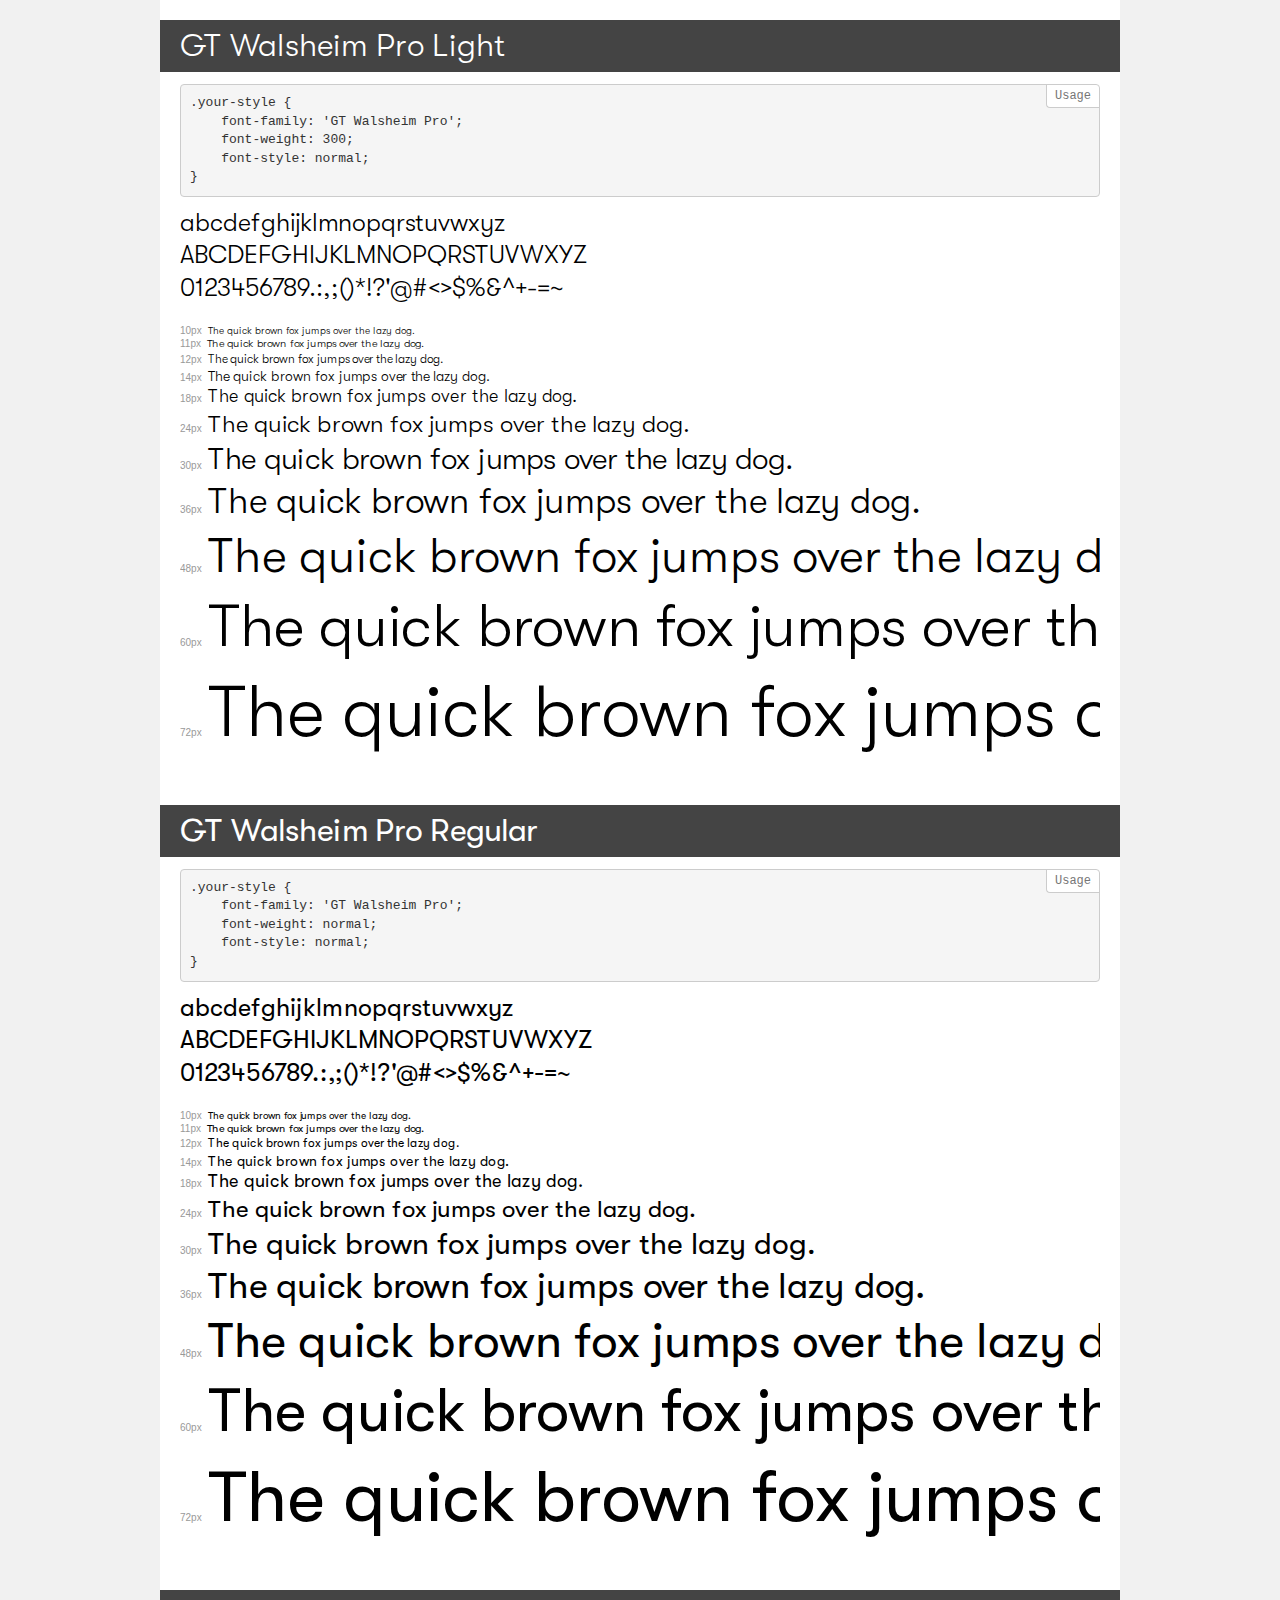
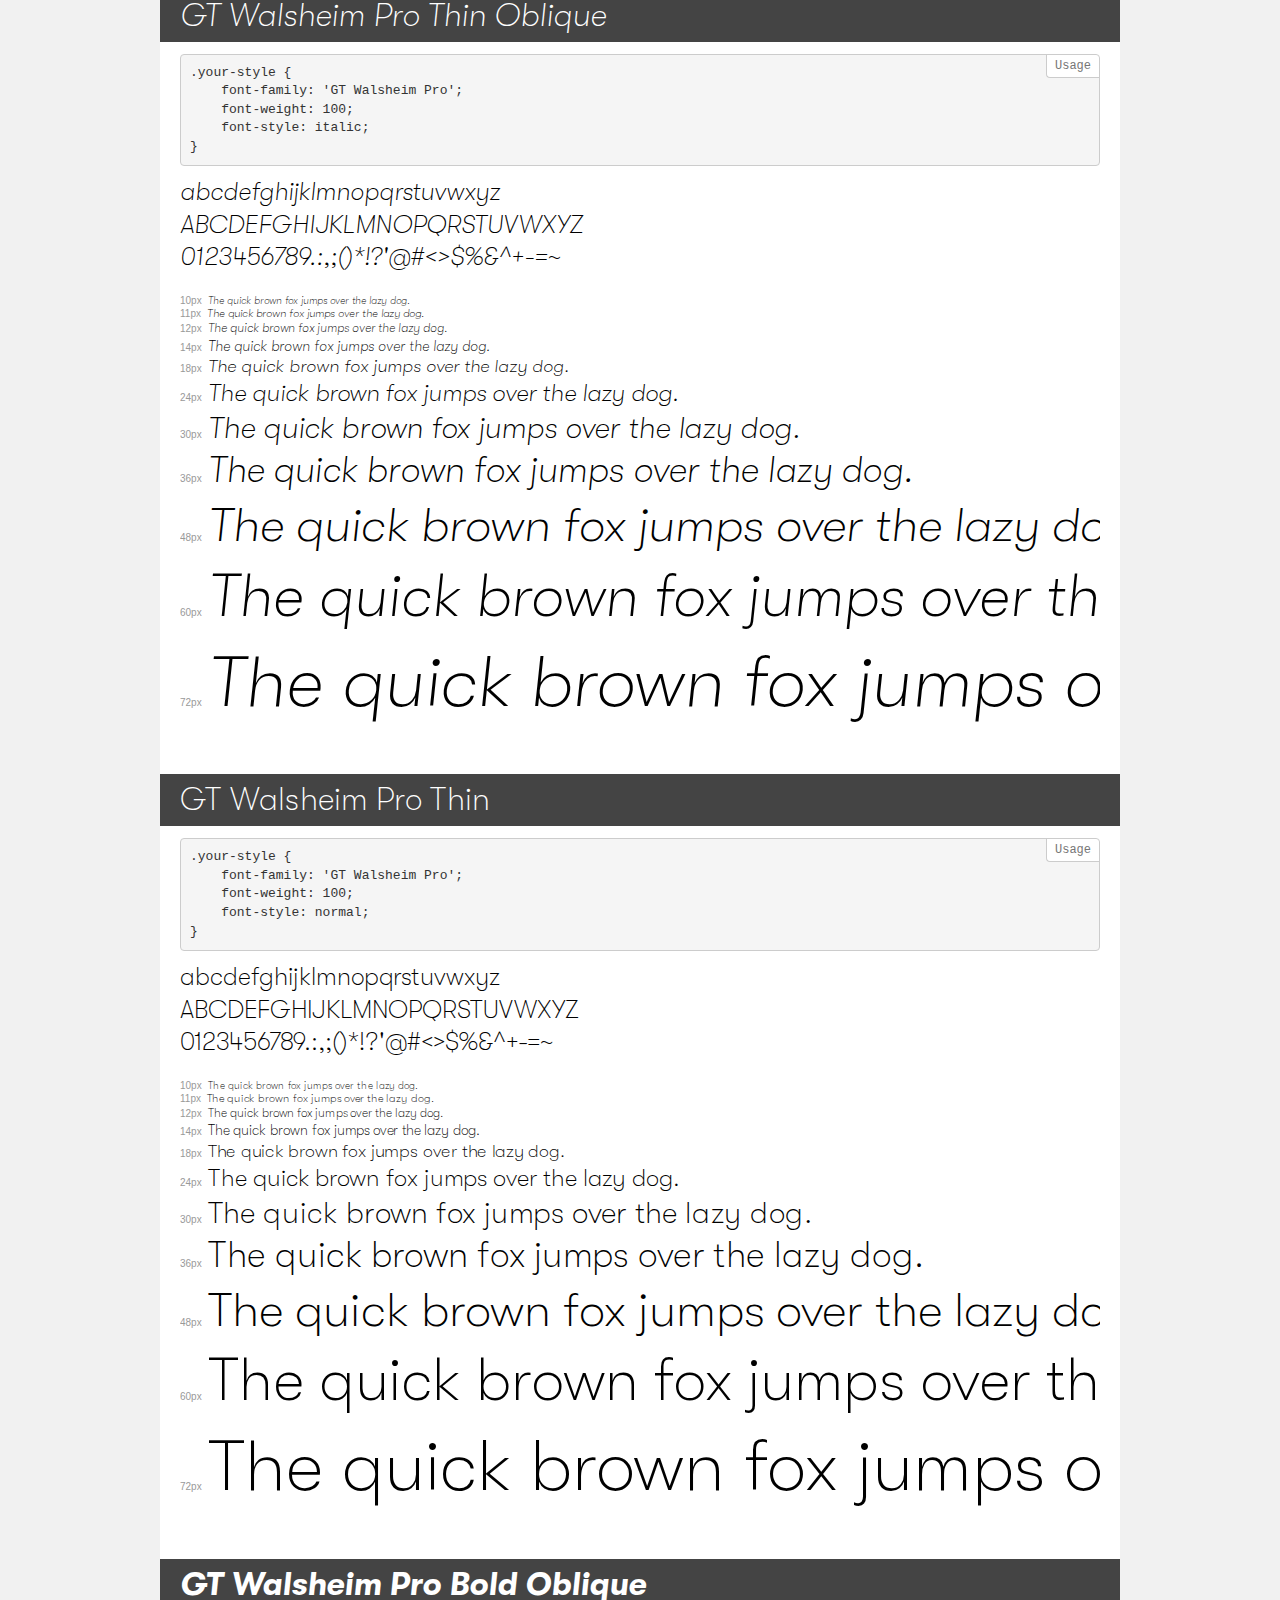
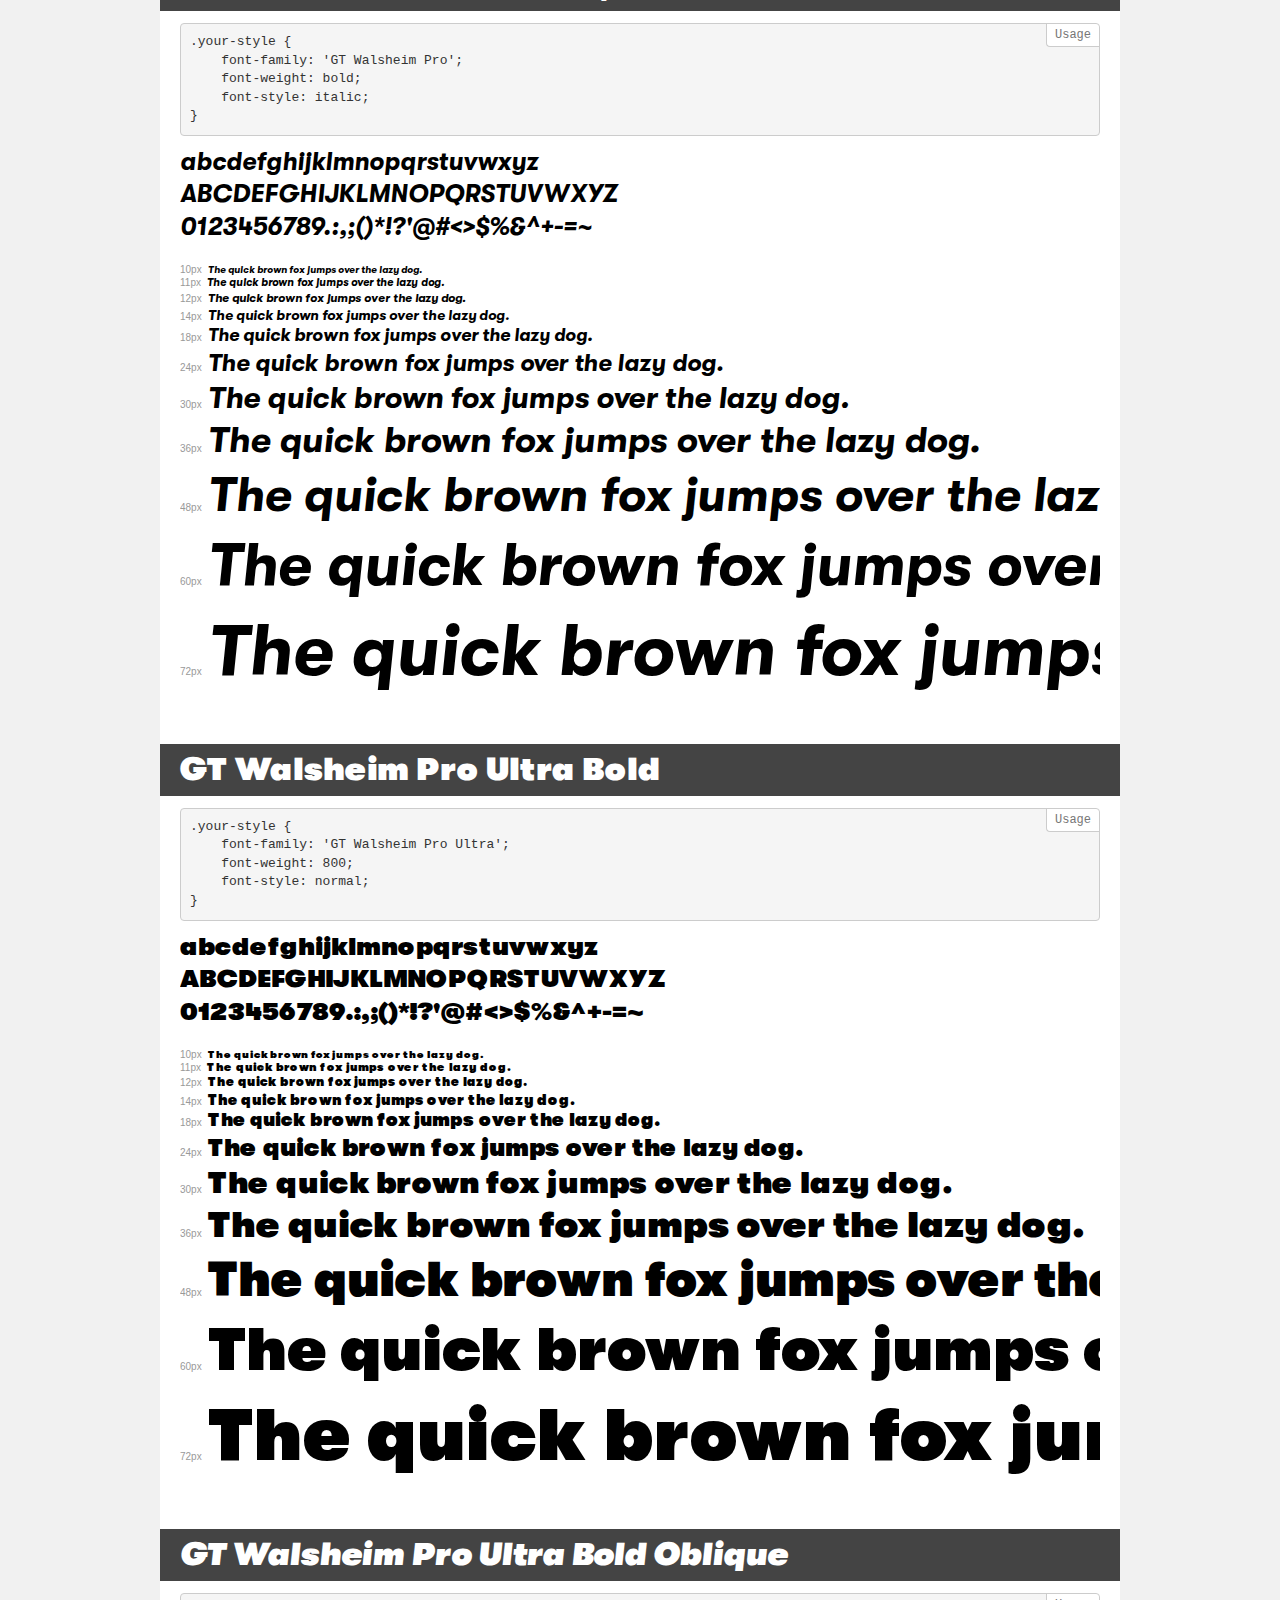
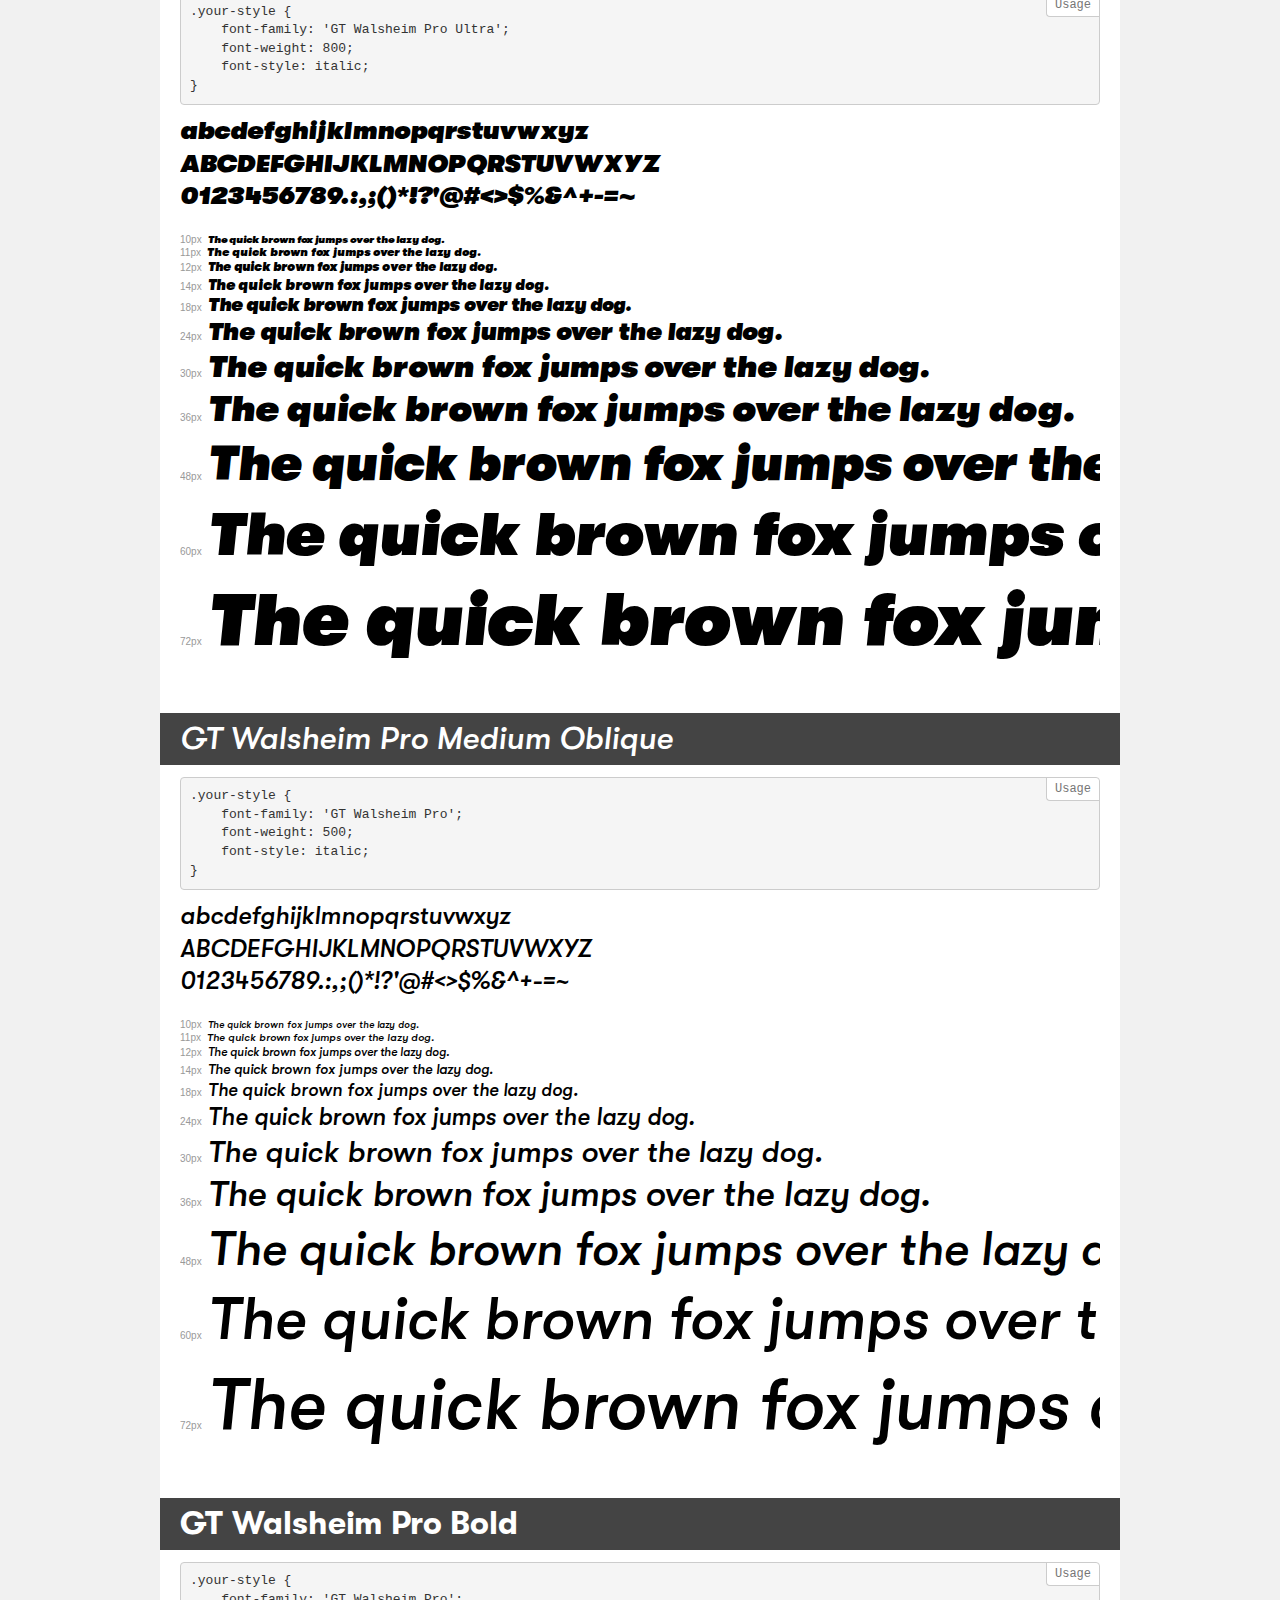
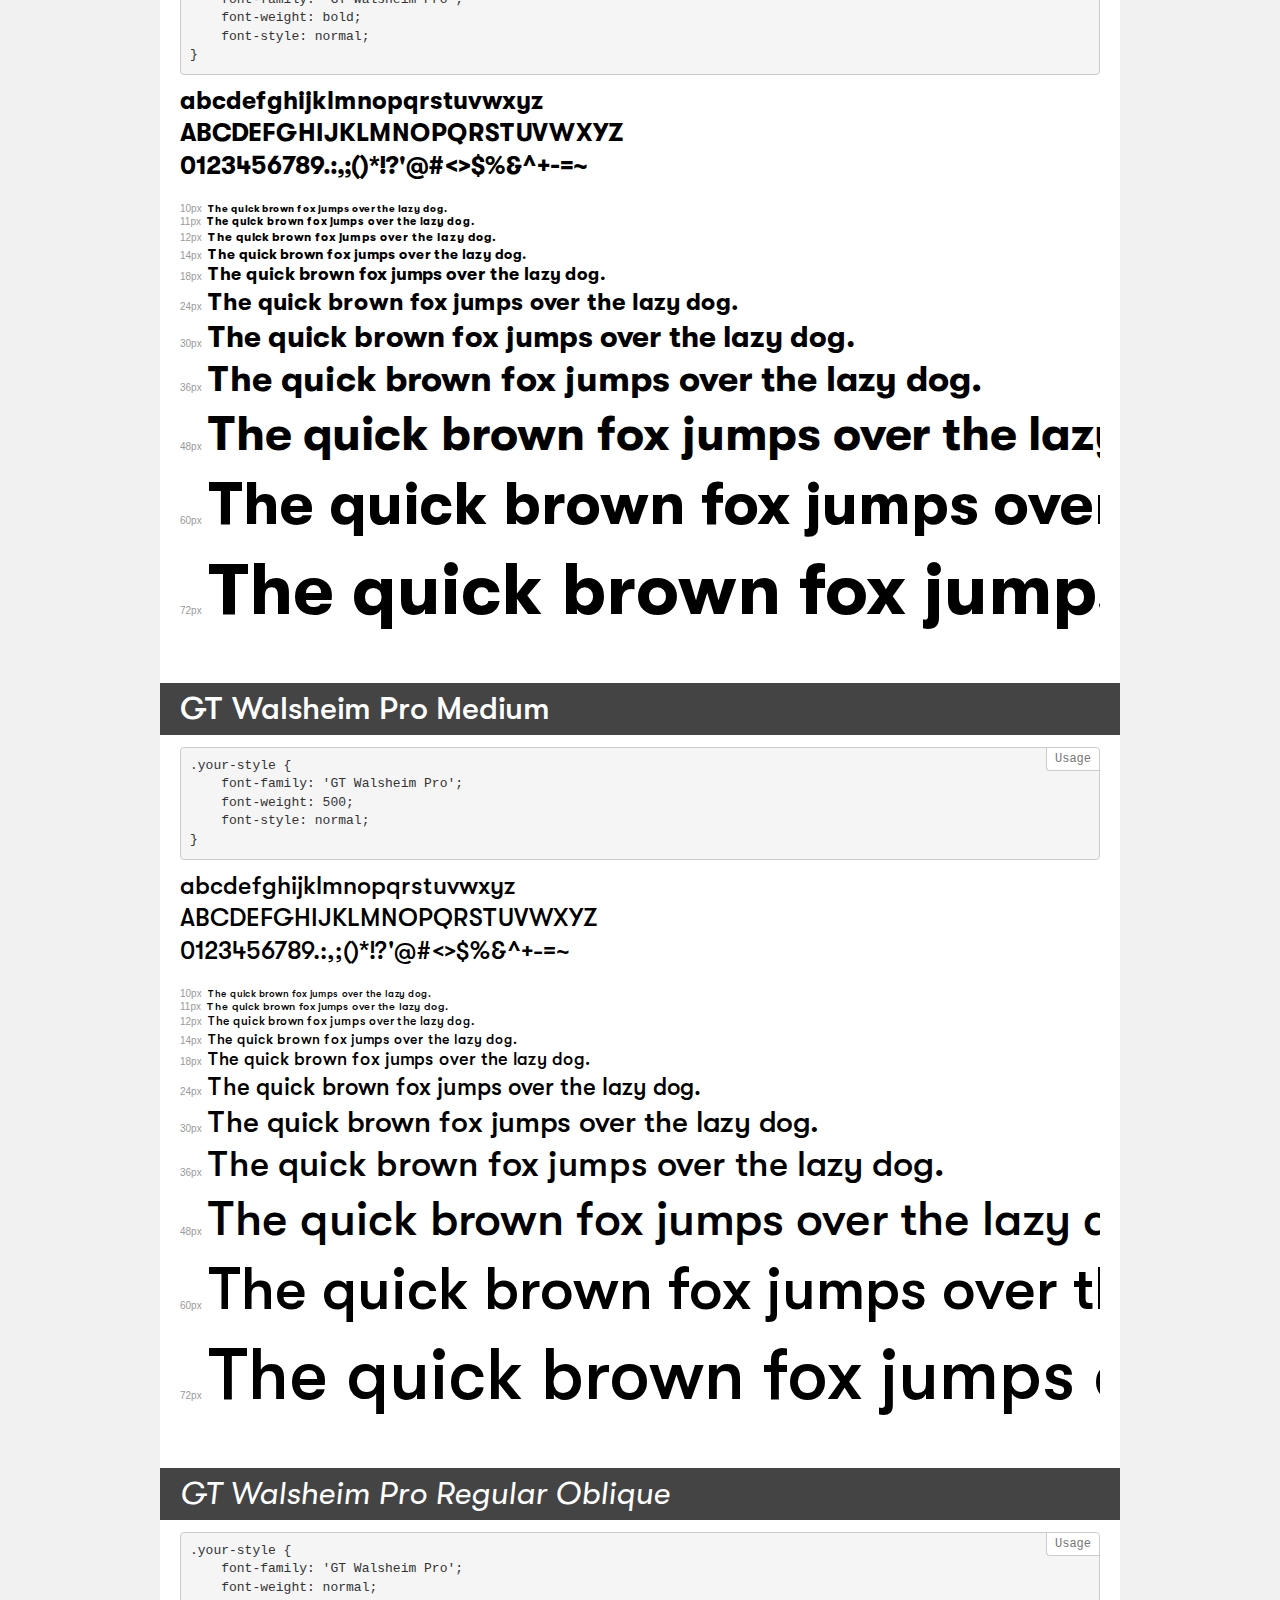
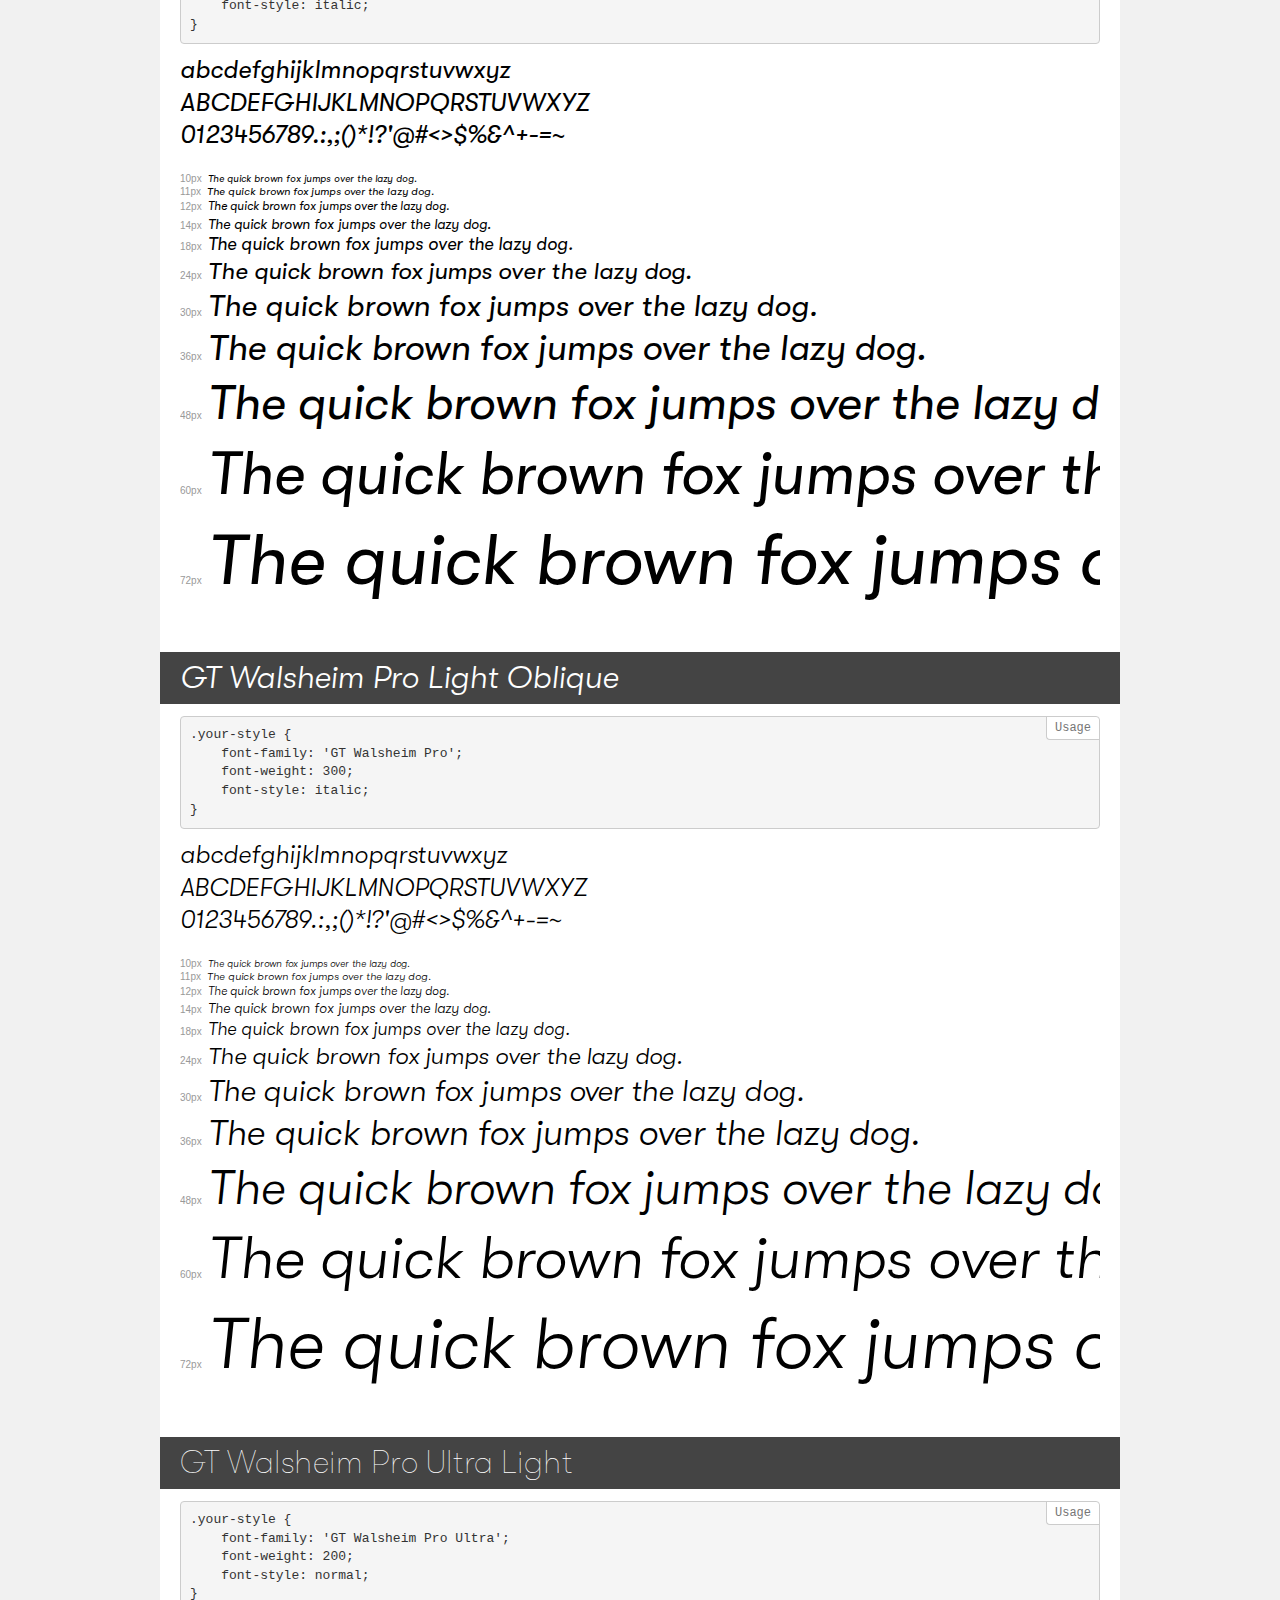
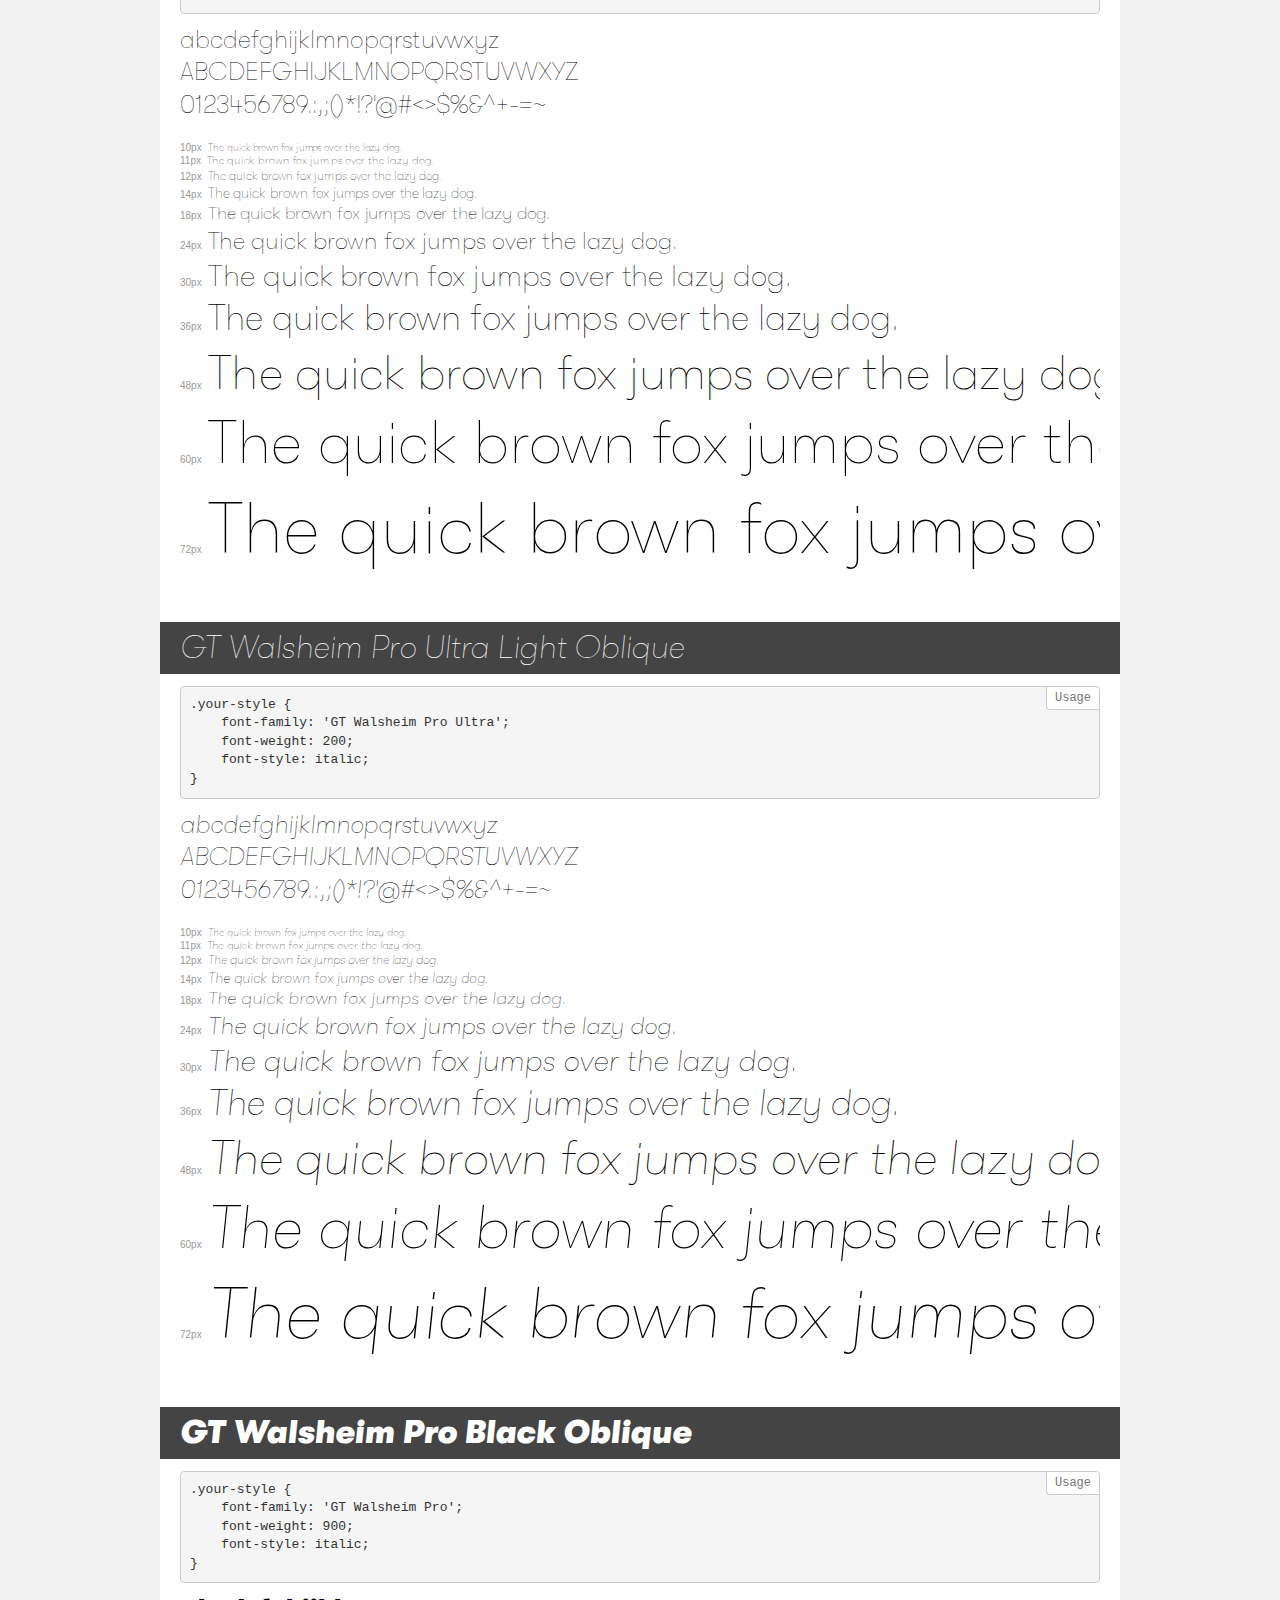
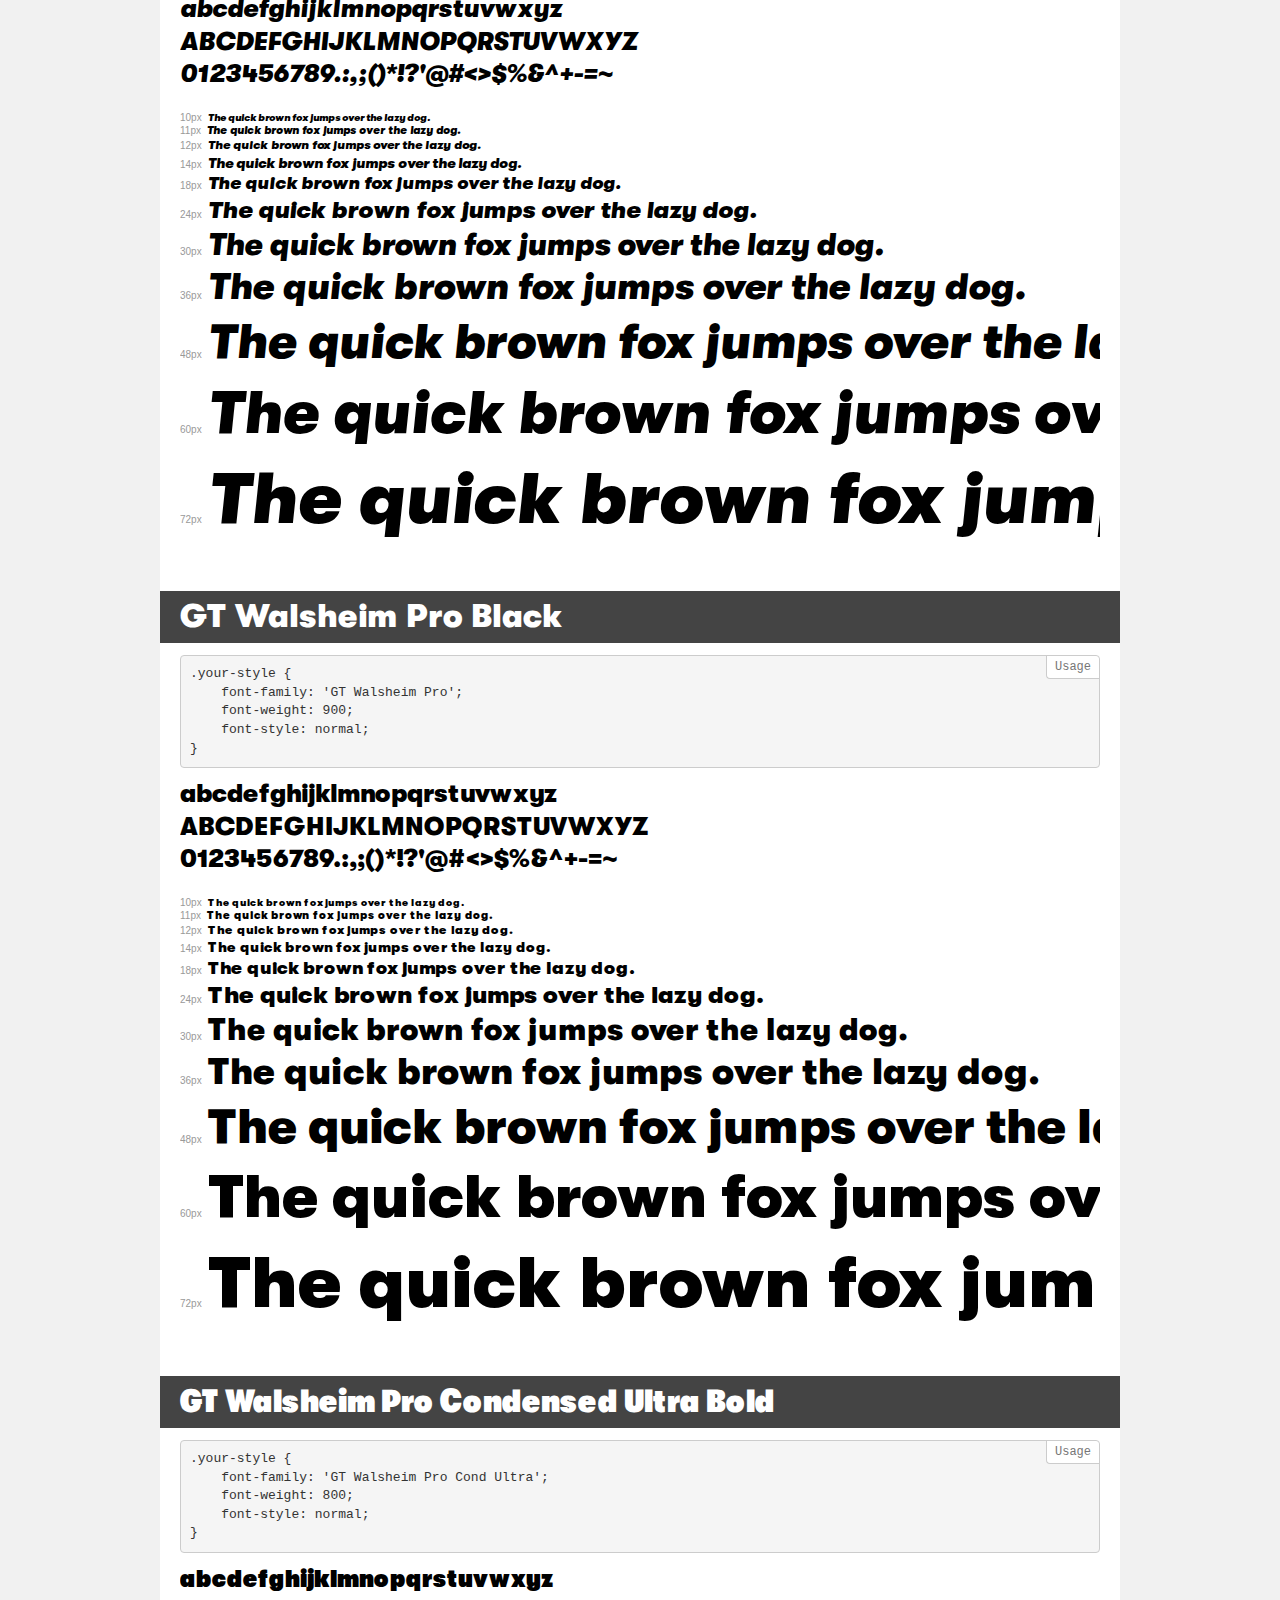
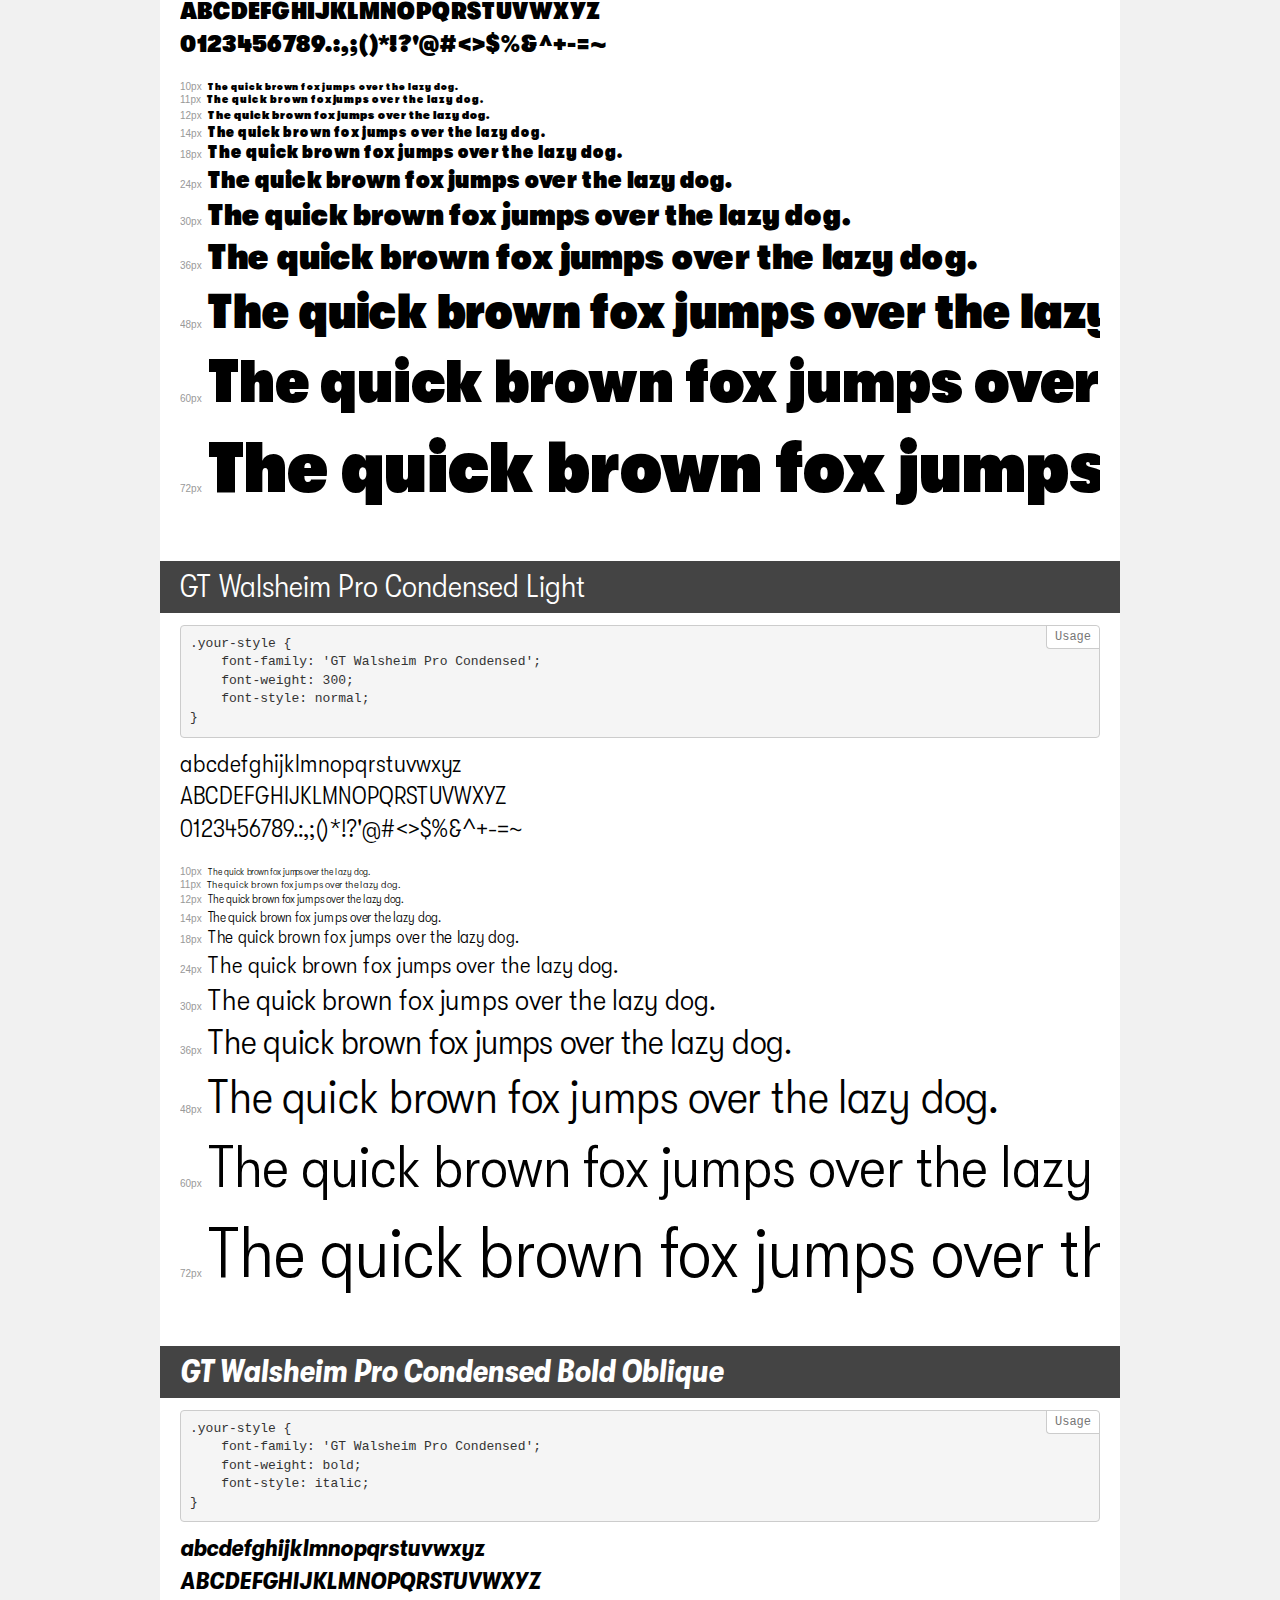
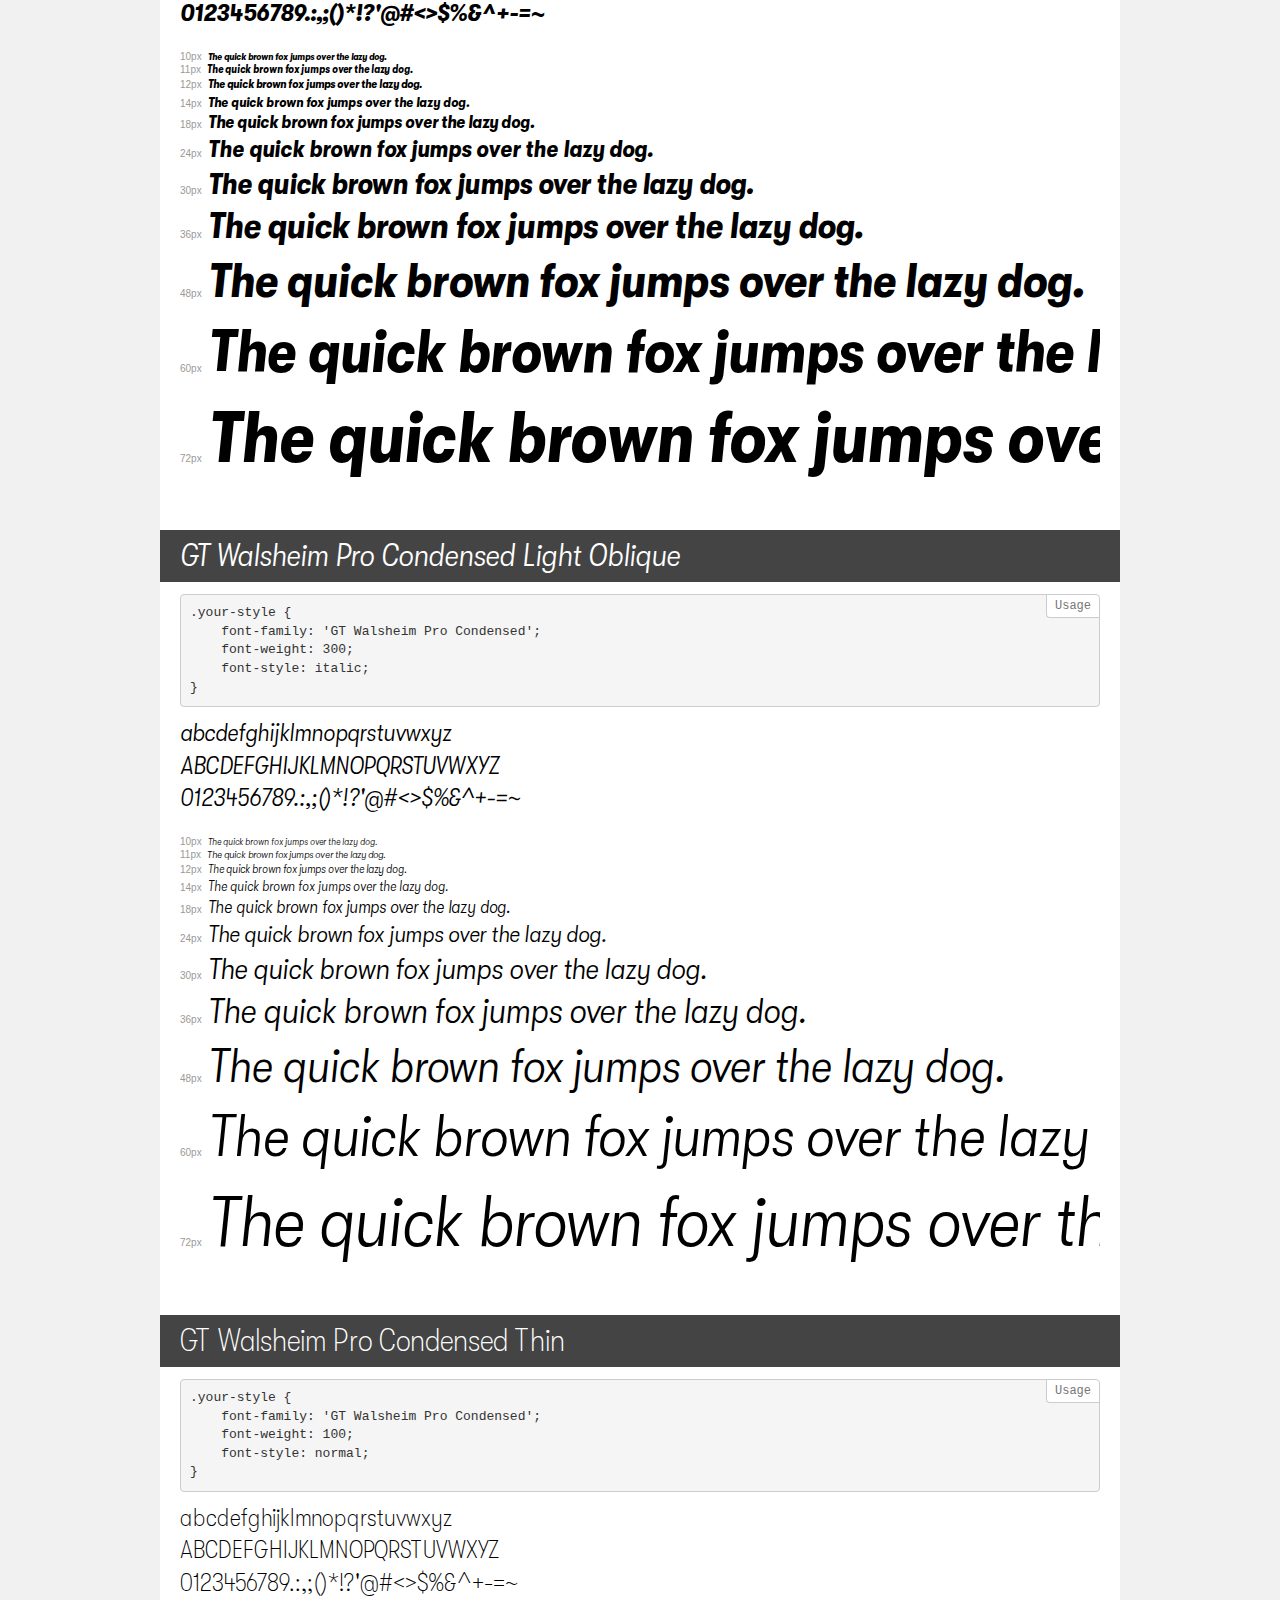
<file: css/fonts/demo.html>
<!DOCTYPE html>
<html>
<head>
    <meta charset="utf-8">
    <meta http-equiv="X-UA-Compatible" content="IE=edge">
    <meta name="viewport" content="width=device-width, initial-scale=1">
    <meta name="robots" content="noindex, noarchive">
    <meta name="format-detection" content="telephone=no">
    <title>Transfonter demo</title>
    <link href="stylesheet.css" rel="stylesheet">
    <style>
        /*
        http://meyerweb.com/eric/tools/css/reset/
        v2.0 | 20110126
        License: none (public domain)
        */
        html, body, div, span, applet, object, iframe,
        h1, h2, h3, h4, h5, h6, p, blockquote, pre,
        a, abbr, acronym, address, big, cite, code,
        del, dfn, em, img, ins, kbd, q, s, samp,
        small, strike, strong, sub, sup, tt, var,
        b, u, i, center,
        dl, dt, dd, ol, ul, li,
        fieldset, form, label, legend,
        table, caption, tbody, tfoot, thead, tr, th, td,
        article, aside, canvas, details, embed,
        figure, figcaption, footer, header, hgroup,
        menu, nav, output, ruby, section, summary,
        time, mark, audio, video {
            margin: 0;
            padding: 0;
            border: 0;
            font-size: 100%;
            font: inherit;
            vertical-align: baseline;
        }
        /* HTML5 display-role reset for older browsers */
        article, aside, details, figcaption, figure,
        footer, header, hgroup, menu, nav, section {
            display: block;
        }
        body {
            line-height: 1;
        }
        ol, ul {
            list-style: none;
        }
        blockquote, q {
            quotes: none;
        }
        blockquote:before, blockquote:after,
        q:before, q:after {
            content: '';
            content: none;
        }
        table {
            border-collapse: collapse;
            border-spacing: 0;
        }
        /* common styles */
        body {
            background: #f1f1f1;
            color: #000;
        }
        .page {
            background: #fff;
            width: 920px;
            margin: 0 auto;
            padding: 20px 20px 0 20px;
            overflow: hidden;
        }
        .font-container {
            overflow-x: auto;
            overflow-y: hidden;
            margin-bottom: 40px;
            line-height: 1.3;
            white-space: nowrap;
            padding-bottom: 5px;
        }
        h1 {
            position: relative;
            background: #444;
            font-size: 32px;
            color: #fff;
            padding: 10px 20px;
            margin: 0 -20px 12px -20px;
        }
        .letters {
            font-size: 25px;
            margin-bottom: 20px;
        }
        .s10:before {
            content: '10px';
        }
        .s11:before {
            content: '11px';
        }
        .s12:before {
            content: '12px';
        }
        .s14:before {
            content: '14px';
        }
        .s18:before {
            content: '18px';
        }
        .s24:before {
            content: '24px';
        }
        .s30:before {
            content: '30px';
        }
        .s36:before {
            content: '36px';
        }
        .s48:before {
            content: '48px';
        }
        .s60:before {
            content: '60px';
        }
        .s72:before {
            content: '72px';
        }
        .s10:before, .s11:before, .s12:before, .s14:before,
        .s18:before, .s24:before, .s30:before, .s36:before,
        .s48:before, .s60:before, .s72:before {
            font-family: Arial, sans-serif;
            font-size: 10px;
            font-weight: normal;
            font-style: normal;
            color: #999;
            padding-right: 6px;
        }
        pre {
            display: block;
            position: relative;
            padding: 9px;
            margin: 0 0 10px;
            font-family: Monaco, Menlo, Consolas, "Courier New", monospace !important;
            font-size: 13px;
            line-height: 1.428571429;
            color: #333;
            font-weight: normal !important;
            font-style: normal !important;
            background-color: #f5f5f5;
            border: 1px solid #ccc;
            overflow-x: auto;
            border-radius: 4px;
        }
        pre:after {
            display: block;
            position: absolute;
            right: 0;
            top: 0;
            content: 'Usage';
            line-height: 1;
            padding: 5px 8px;
            font-size: 12px;
            color: #767676;
            background-color: #fff;
            border: 1px solid #ccc;
            border-right: none;
            border-top: none;
            border-radius: 0 4px 0 4px;
            z-index: 10;
        }
        /* responsive */
        @media (max-width: 959px) {
            .page {
                width: auto;
                margin: 0;
            }
        }
    </style>
</head>
<body>
<div class="page">
    <div class="demo" style="font-family: 'GT Walsheim Pro'; font-weight: 300; font-style: normal;">
        <h1>GT Walsheim Pro Light</h1>
        <pre>.your-style {
    font-family: 'GT Walsheim Pro';
    font-weight: 300;
    font-style: normal;
}</pre>
        <div class="font-container">
            <p class="letters">
                abcdefghijklmnopqrstuvwxyz<br>
ABCDEFGHIJKLMNOPQRSTUVWXYZ<br>
                0123456789.:,;()*!?'@#<>$%&^+-=~
            </p>
            <p class="s10" style="font-size: 10px;">The quick brown fox jumps over the lazy dog.</p>
            <p class="s11" style="font-size: 11px;">The quick brown fox jumps over the lazy dog.</p>
            <p class="s12" style="font-size: 12px;">The quick brown fox jumps over the lazy dog.</p>
            <p class="s14" style="font-size: 14px;">The quick brown fox jumps over the lazy dog.</p>
            <p class="s18" style="font-size: 18px;">The quick brown fox jumps over the lazy dog.</p>
            <p class="s24" style="font-size: 24px;">The quick brown fox jumps over the lazy dog.</p>
            <p class="s30" style="font-size: 30px;">The quick brown fox jumps over the lazy dog.</p>
            <p class="s36" style="font-size: 36px;">The quick brown fox jumps over the lazy dog.</p>
            <p class="s48" style="font-size: 48px;">The quick brown fox jumps over the lazy dog.</p>
            <p class="s60" style="font-size: 60px;">The quick brown fox jumps over the lazy dog.</p>
            <p class="s72" style="font-size: 72px;">The quick brown fox jumps over the lazy dog.</p>
        </div>
    </div>
    <div class="demo" style="font-family: 'GT Walsheim Pro'; font-weight: normal; font-style: normal;">
        <h1>GT Walsheim Pro Regular</h1>
        <pre>.your-style {
    font-family: 'GT Walsheim Pro';
    font-weight: normal;
    font-style: normal;
}</pre>
        <div class="font-container">
            <p class="letters">
                abcdefghijklmnopqrstuvwxyz<br>
ABCDEFGHIJKLMNOPQRSTUVWXYZ<br>
                0123456789.:,;()*!?'@#<>$%&^+-=~
            </p>
            <p class="s10" style="font-size: 10px;">The quick brown fox jumps over the lazy dog.</p>
            <p class="s11" style="font-size: 11px;">The quick brown fox jumps over the lazy dog.</p>
            <p class="s12" style="font-size: 12px;">The quick brown fox jumps over the lazy dog.</p>
            <p class="s14" style="font-size: 14px;">The quick brown fox jumps over the lazy dog.</p>
            <p class="s18" style="font-size: 18px;">The quick brown fox jumps over the lazy dog.</p>
            <p class="s24" style="font-size: 24px;">The quick brown fox jumps over the lazy dog.</p>
            <p class="s30" style="font-size: 30px;">The quick brown fox jumps over the lazy dog.</p>
            <p class="s36" style="font-size: 36px;">The quick brown fox jumps over the lazy dog.</p>
            <p class="s48" style="font-size: 48px;">The quick brown fox jumps over the lazy dog.</p>
            <p class="s60" style="font-size: 60px;">The quick brown fox jumps over the lazy dog.</p>
            <p class="s72" style="font-size: 72px;">The quick brown fox jumps over the lazy dog.</p>
        </div>
    </div>
    <div class="demo" style="font-family: 'GT Walsheim Pro'; font-weight: 100; font-style: italic;">
        <h1>GT Walsheim Pro Thin Oblique</h1>
        <pre>.your-style {
    font-family: 'GT Walsheim Pro';
    font-weight: 100;
    font-style: italic;
}</pre>
        <div class="font-container">
            <p class="letters">
                abcdefghijklmnopqrstuvwxyz<br>
ABCDEFGHIJKLMNOPQRSTUVWXYZ<br>
                0123456789.:,;()*!?'@#<>$%&^+-=~
            </p>
            <p class="s10" style="font-size: 10px;">The quick brown fox jumps over the lazy dog.</p>
            <p class="s11" style="font-size: 11px;">The quick brown fox jumps over the lazy dog.</p>
            <p class="s12" style="font-size: 12px;">The quick brown fox jumps over the lazy dog.</p>
            <p class="s14" style="font-size: 14px;">The quick brown fox jumps over the lazy dog.</p>
            <p class="s18" style="font-size: 18px;">The quick brown fox jumps over the lazy dog.</p>
            <p class="s24" style="font-size: 24px;">The quick brown fox jumps over the lazy dog.</p>
            <p class="s30" style="font-size: 30px;">The quick brown fox jumps over the lazy dog.</p>
            <p class="s36" style="font-size: 36px;">The quick brown fox jumps over the lazy dog.</p>
            <p class="s48" style="font-size: 48px;">The quick brown fox jumps over the lazy dog.</p>
            <p class="s60" style="font-size: 60px;">The quick brown fox jumps over the lazy dog.</p>
            <p class="s72" style="font-size: 72px;">The quick brown fox jumps over the lazy dog.</p>
        </div>
    </div>
    <div class="demo" style="font-family: 'GT Walsheim Pro'; font-weight: 100; font-style: normal;">
        <h1>GT Walsheim Pro Thin</h1>
        <pre>.your-style {
    font-family: 'GT Walsheim Pro';
    font-weight: 100;
    font-style: normal;
}</pre>
        <div class="font-container">
            <p class="letters">
                abcdefghijklmnopqrstuvwxyz<br>
ABCDEFGHIJKLMNOPQRSTUVWXYZ<br>
                0123456789.:,;()*!?'@#<>$%&^+-=~
            </p>
            <p class="s10" style="font-size: 10px;">The quick brown fox jumps over the lazy dog.</p>
            <p class="s11" style="font-size: 11px;">The quick brown fox jumps over the lazy dog.</p>
            <p class="s12" style="font-size: 12px;">The quick brown fox jumps over the lazy dog.</p>
            <p class="s14" style="font-size: 14px;">The quick brown fox jumps over the lazy dog.</p>
            <p class="s18" style="font-size: 18px;">The quick brown fox jumps over the lazy dog.</p>
            <p class="s24" style="font-size: 24px;">The quick brown fox jumps over the lazy dog.</p>
            <p class="s30" style="font-size: 30px;">The quick brown fox jumps over the lazy dog.</p>
            <p class="s36" style="font-size: 36px;">The quick brown fox jumps over the lazy dog.</p>
            <p class="s48" style="font-size: 48px;">The quick brown fox jumps over the lazy dog.</p>
            <p class="s60" style="font-size: 60px;">The quick brown fox jumps over the lazy dog.</p>
            <p class="s72" style="font-size: 72px;">The quick brown fox jumps over the lazy dog.</p>
        </div>
    </div>
    <div class="demo" style="font-family: 'GT Walsheim Pro'; font-weight: bold; font-style: italic;">
        <h1>GT Walsheim Pro Bold Oblique</h1>
        <pre>.your-style {
    font-family: 'GT Walsheim Pro';
    font-weight: bold;
    font-style: italic;
}</pre>
        <div class="font-container">
            <p class="letters">
                abcdefghijklmnopqrstuvwxyz<br>
ABCDEFGHIJKLMNOPQRSTUVWXYZ<br>
                0123456789.:,;()*!?'@#<>$%&^+-=~
            </p>
            <p class="s10" style="font-size: 10px;">The quick brown fox jumps over the lazy dog.</p>
            <p class="s11" style="font-size: 11px;">The quick brown fox jumps over the lazy dog.</p>
            <p class="s12" style="font-size: 12px;">The quick brown fox jumps over the lazy dog.</p>
            <p class="s14" style="font-size: 14px;">The quick brown fox jumps over the lazy dog.</p>
            <p class="s18" style="font-size: 18px;">The quick brown fox jumps over the lazy dog.</p>
            <p class="s24" style="font-size: 24px;">The quick brown fox jumps over the lazy dog.</p>
            <p class="s30" style="font-size: 30px;">The quick brown fox jumps over the lazy dog.</p>
            <p class="s36" style="font-size: 36px;">The quick brown fox jumps over the lazy dog.</p>
            <p class="s48" style="font-size: 48px;">The quick brown fox jumps over the lazy dog.</p>
            <p class="s60" style="font-size: 60px;">The quick brown fox jumps over the lazy dog.</p>
            <p class="s72" style="font-size: 72px;">The quick brown fox jumps over the lazy dog.</p>
        </div>
    </div>
    <div class="demo" style="font-family: 'GT Walsheim Pro Ultra'; font-weight: 800; font-style: normal;">
        <h1>GT Walsheim Pro Ultra Bold</h1>
        <pre>.your-style {
    font-family: 'GT Walsheim Pro Ultra';
    font-weight: 800;
    font-style: normal;
}</pre>
        <div class="font-container">
            <p class="letters">
                abcdefghijklmnopqrstuvwxyz<br>
ABCDEFGHIJKLMNOPQRSTUVWXYZ<br>
                0123456789.:,;()*!?'@#<>$%&^+-=~
            </p>
            <p class="s10" style="font-size: 10px;">The quick brown fox jumps over the lazy dog.</p>
            <p class="s11" style="font-size: 11px;">The quick brown fox jumps over the lazy dog.</p>
            <p class="s12" style="font-size: 12px;">The quick brown fox jumps over the lazy dog.</p>
            <p class="s14" style="font-size: 14px;">The quick brown fox jumps over the lazy dog.</p>
            <p class="s18" style="font-size: 18px;">The quick brown fox jumps over the lazy dog.</p>
            <p class="s24" style="font-size: 24px;">The quick brown fox jumps over the lazy dog.</p>
            <p class="s30" style="font-size: 30px;">The quick brown fox jumps over the lazy dog.</p>
            <p class="s36" style="font-size: 36px;">The quick brown fox jumps over the lazy dog.</p>
            <p class="s48" style="font-size: 48px;">The quick brown fox jumps over the lazy dog.</p>
            <p class="s60" style="font-size: 60px;">The quick brown fox jumps over the lazy dog.</p>
            <p class="s72" style="font-size: 72px;">The quick brown fox jumps over the lazy dog.</p>
        </div>
    </div>
    <div class="demo" style="font-family: 'GT Walsheim Pro Ultra'; font-weight: 800; font-style: italic;">
        <h1>GT Walsheim Pro Ultra Bold Oblique</h1>
        <pre>.your-style {
    font-family: 'GT Walsheim Pro Ultra';
    font-weight: 800;
    font-style: italic;
}</pre>
        <div class="font-container">
            <p class="letters">
                abcdefghijklmnopqrstuvwxyz<br>
ABCDEFGHIJKLMNOPQRSTUVWXYZ<br>
                0123456789.:,;()*!?'@#<>$%&^+-=~
            </p>
            <p class="s10" style="font-size: 10px;">The quick brown fox jumps over the lazy dog.</p>
            <p class="s11" style="font-size: 11px;">The quick brown fox jumps over the lazy dog.</p>
            <p class="s12" style="font-size: 12px;">The quick brown fox jumps over the lazy dog.</p>
            <p class="s14" style="font-size: 14px;">The quick brown fox jumps over the lazy dog.</p>
            <p class="s18" style="font-size: 18px;">The quick brown fox jumps over the lazy dog.</p>
            <p class="s24" style="font-size: 24px;">The quick brown fox jumps over the lazy dog.</p>
            <p class="s30" style="font-size: 30px;">The quick brown fox jumps over the lazy dog.</p>
            <p class="s36" style="font-size: 36px;">The quick brown fox jumps over the lazy dog.</p>
            <p class="s48" style="font-size: 48px;">The quick brown fox jumps over the lazy dog.</p>
            <p class="s60" style="font-size: 60px;">The quick brown fox jumps over the lazy dog.</p>
            <p class="s72" style="font-size: 72px;">The quick brown fox jumps over the lazy dog.</p>
        </div>
    </div>
    <div class="demo" style="font-family: 'GT Walsheim Pro'; font-weight: 500; font-style: italic;">
        <h1>GT Walsheim Pro Medium Oblique</h1>
        <pre>.your-style {
    font-family: 'GT Walsheim Pro';
    font-weight: 500;
    font-style: italic;
}</pre>
        <div class="font-container">
            <p class="letters">
                abcdefghijklmnopqrstuvwxyz<br>
ABCDEFGHIJKLMNOPQRSTUVWXYZ<br>
                0123456789.:,;()*!?'@#<>$%&^+-=~
            </p>
            <p class="s10" style="font-size: 10px;">The quick brown fox jumps over the lazy dog.</p>
            <p class="s11" style="font-size: 11px;">The quick brown fox jumps over the lazy dog.</p>
            <p class="s12" style="font-size: 12px;">The quick brown fox jumps over the lazy dog.</p>
            <p class="s14" style="font-size: 14px;">The quick brown fox jumps over the lazy dog.</p>
            <p class="s18" style="font-size: 18px;">The quick brown fox jumps over the lazy dog.</p>
            <p class="s24" style="font-size: 24px;">The quick brown fox jumps over the lazy dog.</p>
            <p class="s30" style="font-size: 30px;">The quick brown fox jumps over the lazy dog.</p>
            <p class="s36" style="font-size: 36px;">The quick brown fox jumps over the lazy dog.</p>
            <p class="s48" style="font-size: 48px;">The quick brown fox jumps over the lazy dog.</p>
            <p class="s60" style="font-size: 60px;">The quick brown fox jumps over the lazy dog.</p>
            <p class="s72" style="font-size: 72px;">The quick brown fox jumps over the lazy dog.</p>
        </div>
    </div>
    <div class="demo" style="font-family: 'GT Walsheim Pro'; font-weight: bold; font-style: normal;">
        <h1>GT Walsheim Pro Bold</h1>
        <pre>.your-style {
    font-family: 'GT Walsheim Pro';
    font-weight: bold;
    font-style: normal;
}</pre>
        <div class="font-container">
            <p class="letters">
                abcdefghijklmnopqrstuvwxyz<br>
ABCDEFGHIJKLMNOPQRSTUVWXYZ<br>
                0123456789.:,;()*!?'@#<>$%&^+-=~
            </p>
            <p class="s10" style="font-size: 10px;">The quick brown fox jumps over the lazy dog.</p>
            <p class="s11" style="font-size: 11px;">The quick brown fox jumps over the lazy dog.</p>
            <p class="s12" style="font-size: 12px;">The quick brown fox jumps over the lazy dog.</p>
            <p class="s14" style="font-size: 14px;">The quick brown fox jumps over the lazy dog.</p>
            <p class="s18" style="font-size: 18px;">The quick brown fox jumps over the lazy dog.</p>
            <p class="s24" style="font-size: 24px;">The quick brown fox jumps over the lazy dog.</p>
            <p class="s30" style="font-size: 30px;">The quick brown fox jumps over the lazy dog.</p>
            <p class="s36" style="font-size: 36px;">The quick brown fox jumps over the lazy dog.</p>
            <p class="s48" style="font-size: 48px;">The quick brown fox jumps over the lazy dog.</p>
            <p class="s60" style="font-size: 60px;">The quick brown fox jumps over the lazy dog.</p>
            <p class="s72" style="font-size: 72px;">The quick brown fox jumps over the lazy dog.</p>
        </div>
    </div>
    <div class="demo" style="font-family: 'GT Walsheim Pro'; font-weight: 500; font-style: normal;">
        <h1>GT Walsheim Pro Medium</h1>
        <pre>.your-style {
    font-family: 'GT Walsheim Pro';
    font-weight: 500;
    font-style: normal;
}</pre>
        <div class="font-container">
            <p class="letters">
                abcdefghijklmnopqrstuvwxyz<br>
ABCDEFGHIJKLMNOPQRSTUVWXYZ<br>
                0123456789.:,;()*!?'@#<>$%&^+-=~
            </p>
            <p class="s10" style="font-size: 10px;">The quick brown fox jumps over the lazy dog.</p>
            <p class="s11" style="font-size: 11px;">The quick brown fox jumps over the lazy dog.</p>
            <p class="s12" style="font-size: 12px;">The quick brown fox jumps over the lazy dog.</p>
            <p class="s14" style="font-size: 14px;">The quick brown fox jumps over the lazy dog.</p>
            <p class="s18" style="font-size: 18px;">The quick brown fox jumps over the lazy dog.</p>
            <p class="s24" style="font-size: 24px;">The quick brown fox jumps over the lazy dog.</p>
            <p class="s30" style="font-size: 30px;">The quick brown fox jumps over the lazy dog.</p>
            <p class="s36" style="font-size: 36px;">The quick brown fox jumps over the lazy dog.</p>
            <p class="s48" style="font-size: 48px;">The quick brown fox jumps over the lazy dog.</p>
            <p class="s60" style="font-size: 60px;">The quick brown fox jumps over the lazy dog.</p>
            <p class="s72" style="font-size: 72px;">The quick brown fox jumps over the lazy dog.</p>
        </div>
    </div>
    <div class="demo" style="font-family: 'GT Walsheim Pro'; font-weight: normal; font-style: italic;">
        <h1>GT Walsheim Pro Regular Oblique</h1>
        <pre>.your-style {
    font-family: 'GT Walsheim Pro';
    font-weight: normal;
    font-style: italic;
}</pre>
        <div class="font-container">
            <p class="letters">
                abcdefghijklmnopqrstuvwxyz<br>
ABCDEFGHIJKLMNOPQRSTUVWXYZ<br>
                0123456789.:,;()*!?'@#<>$%&^+-=~
            </p>
            <p class="s10" style="font-size: 10px;">The quick brown fox jumps over the lazy dog.</p>
            <p class="s11" style="font-size: 11px;">The quick brown fox jumps over the lazy dog.</p>
            <p class="s12" style="font-size: 12px;">The quick brown fox jumps over the lazy dog.</p>
            <p class="s14" style="font-size: 14px;">The quick brown fox jumps over the lazy dog.</p>
            <p class="s18" style="font-size: 18px;">The quick brown fox jumps over the lazy dog.</p>
            <p class="s24" style="font-size: 24px;">The quick brown fox jumps over the lazy dog.</p>
            <p class="s30" style="font-size: 30px;">The quick brown fox jumps over the lazy dog.</p>
            <p class="s36" style="font-size: 36px;">The quick brown fox jumps over the lazy dog.</p>
            <p class="s48" style="font-size: 48px;">The quick brown fox jumps over the lazy dog.</p>
            <p class="s60" style="font-size: 60px;">The quick brown fox jumps over the lazy dog.</p>
            <p class="s72" style="font-size: 72px;">The quick brown fox jumps over the lazy dog.</p>
        </div>
    </div>
    <div class="demo" style="font-family: 'GT Walsheim Pro'; font-weight: 300; font-style: italic;">
        <h1>GT Walsheim Pro Light Oblique</h1>
        <pre>.your-style {
    font-family: 'GT Walsheim Pro';
    font-weight: 300;
    font-style: italic;
}</pre>
        <div class="font-container">
            <p class="letters">
                abcdefghijklmnopqrstuvwxyz<br>
ABCDEFGHIJKLMNOPQRSTUVWXYZ<br>
                0123456789.:,;()*!?'@#<>$%&^+-=~
            </p>
            <p class="s10" style="font-size: 10px;">The quick brown fox jumps over the lazy dog.</p>
            <p class="s11" style="font-size: 11px;">The quick brown fox jumps over the lazy dog.</p>
            <p class="s12" style="font-size: 12px;">The quick brown fox jumps over the lazy dog.</p>
            <p class="s14" style="font-size: 14px;">The quick brown fox jumps over the lazy dog.</p>
            <p class="s18" style="font-size: 18px;">The quick brown fox jumps over the lazy dog.</p>
            <p class="s24" style="font-size: 24px;">The quick brown fox jumps over the lazy dog.</p>
            <p class="s30" style="font-size: 30px;">The quick brown fox jumps over the lazy dog.</p>
            <p class="s36" style="font-size: 36px;">The quick brown fox jumps over the lazy dog.</p>
            <p class="s48" style="font-size: 48px;">The quick brown fox jumps over the lazy dog.</p>
            <p class="s60" style="font-size: 60px;">The quick brown fox jumps over the lazy dog.</p>
            <p class="s72" style="font-size: 72px;">The quick brown fox jumps over the lazy dog.</p>
        </div>
    </div>
    <div class="demo" style="font-family: 'GT Walsheim Pro Ultra'; font-weight: 200; font-style: normal;">
        <h1>GT Walsheim Pro Ultra Light</h1>
        <pre>.your-style {
    font-family: 'GT Walsheim Pro Ultra';
    font-weight: 200;
    font-style: normal;
}</pre>
        <div class="font-container">
            <p class="letters">
                abcdefghijklmnopqrstuvwxyz<br>
ABCDEFGHIJKLMNOPQRSTUVWXYZ<br>
                0123456789.:,;()*!?'@#<>$%&^+-=~
            </p>
            <p class="s10" style="font-size: 10px;">The quick brown fox jumps over the lazy dog.</p>
            <p class="s11" style="font-size: 11px;">The quick brown fox jumps over the lazy dog.</p>
            <p class="s12" style="font-size: 12px;">The quick brown fox jumps over the lazy dog.</p>
            <p class="s14" style="font-size: 14px;">The quick brown fox jumps over the lazy dog.</p>
            <p class="s18" style="font-size: 18px;">The quick brown fox jumps over the lazy dog.</p>
            <p class="s24" style="font-size: 24px;">The quick brown fox jumps over the lazy dog.</p>
            <p class="s30" style="font-size: 30px;">The quick brown fox jumps over the lazy dog.</p>
            <p class="s36" style="font-size: 36px;">The quick brown fox jumps over the lazy dog.</p>
            <p class="s48" style="font-size: 48px;">The quick brown fox jumps over the lazy dog.</p>
            <p class="s60" style="font-size: 60px;">The quick brown fox jumps over the lazy dog.</p>
            <p class="s72" style="font-size: 72px;">The quick brown fox jumps over the lazy dog.</p>
        </div>
    </div>
    <div class="demo" style="font-family: 'GT Walsheim Pro Ultra'; font-weight: 200; font-style: italic;">
        <h1>GT Walsheim Pro Ultra Light Oblique</h1>
        <pre>.your-style {
    font-family: 'GT Walsheim Pro Ultra';
    font-weight: 200;
    font-style: italic;
}</pre>
        <div class="font-container">
            <p class="letters">
                abcdefghijklmnopqrstuvwxyz<br>
ABCDEFGHIJKLMNOPQRSTUVWXYZ<br>
                0123456789.:,;()*!?'@#<>$%&^+-=~
            </p>
            <p class="s10" style="font-size: 10px;">The quick brown fox jumps over the lazy dog.</p>
            <p class="s11" style="font-size: 11px;">The quick brown fox jumps over the lazy dog.</p>
            <p class="s12" style="font-size: 12px;">The quick brown fox jumps over the lazy dog.</p>
            <p class="s14" style="font-size: 14px;">The quick brown fox jumps over the lazy dog.</p>
            <p class="s18" style="font-size: 18px;">The quick brown fox jumps over the lazy dog.</p>
            <p class="s24" style="font-size: 24px;">The quick brown fox jumps over the lazy dog.</p>
            <p class="s30" style="font-size: 30px;">The quick brown fox jumps over the lazy dog.</p>
            <p class="s36" style="font-size: 36px;">The quick brown fox jumps over the lazy dog.</p>
            <p class="s48" style="font-size: 48px;">The quick brown fox jumps over the lazy dog.</p>
            <p class="s60" style="font-size: 60px;">The quick brown fox jumps over the lazy dog.</p>
            <p class="s72" style="font-size: 72px;">The quick brown fox jumps over the lazy dog.</p>
        </div>
    </div>
    <div class="demo" style="font-family: 'GT Walsheim Pro'; font-weight: 900; font-style: italic;">
        <h1>GT Walsheim Pro Black Oblique</h1>
        <pre>.your-style {
    font-family: 'GT Walsheim Pro';
    font-weight: 900;
    font-style: italic;
}</pre>
        <div class="font-container">
            <p class="letters">
                abcdefghijklmnopqrstuvwxyz<br>
ABCDEFGHIJKLMNOPQRSTUVWXYZ<br>
                0123456789.:,;()*!?'@#<>$%&^+-=~
            </p>
            <p class="s10" style="font-size: 10px;">The quick brown fox jumps over the lazy dog.</p>
            <p class="s11" style="font-size: 11px;">The quick brown fox jumps over the lazy dog.</p>
            <p class="s12" style="font-size: 12px;">The quick brown fox jumps over the lazy dog.</p>
            <p class="s14" style="font-size: 14px;">The quick brown fox jumps over the lazy dog.</p>
            <p class="s18" style="font-size: 18px;">The quick brown fox jumps over the lazy dog.</p>
            <p class="s24" style="font-size: 24px;">The quick brown fox jumps over the lazy dog.</p>
            <p class="s30" style="font-size: 30px;">The quick brown fox jumps over the lazy dog.</p>
            <p class="s36" style="font-size: 36px;">The quick brown fox jumps over the lazy dog.</p>
            <p class="s48" style="font-size: 48px;">The quick brown fox jumps over the lazy dog.</p>
            <p class="s60" style="font-size: 60px;">The quick brown fox jumps over the lazy dog.</p>
            <p class="s72" style="font-size: 72px;">The quick brown fox jumps over the lazy dog.</p>
        </div>
    </div>
    <div class="demo" style="font-family: 'GT Walsheim Pro'; font-weight: 900; font-style: normal;">
        <h1>GT Walsheim Pro Black</h1>
        <pre>.your-style {
    font-family: 'GT Walsheim Pro';
    font-weight: 900;
    font-style: normal;
}</pre>
        <div class="font-container">
            <p class="letters">
                abcdefghijklmnopqrstuvwxyz<br>
ABCDEFGHIJKLMNOPQRSTUVWXYZ<br>
                0123456789.:,;()*!?'@#<>$%&^+-=~
            </p>
            <p class="s10" style="font-size: 10px;">The quick brown fox jumps over the lazy dog.</p>
            <p class="s11" style="font-size: 11px;">The quick brown fox jumps over the lazy dog.</p>
            <p class="s12" style="font-size: 12px;">The quick brown fox jumps over the lazy dog.</p>
            <p class="s14" style="font-size: 14px;">The quick brown fox jumps over the lazy dog.</p>
            <p class="s18" style="font-size: 18px;">The quick brown fox jumps over the lazy dog.</p>
            <p class="s24" style="font-size: 24px;">The quick brown fox jumps over the lazy dog.</p>
            <p class="s30" style="font-size: 30px;">The quick brown fox jumps over the lazy dog.</p>
            <p class="s36" style="font-size: 36px;">The quick brown fox jumps over the lazy dog.</p>
            <p class="s48" style="font-size: 48px;">The quick brown fox jumps over the lazy dog.</p>
            <p class="s60" style="font-size: 60px;">The quick brown fox jumps over the lazy dog.</p>
            <p class="s72" style="font-size: 72px;">The quick brown fox jumps over the lazy dog.</p>
        </div>
    </div>
    <div class="demo" style="font-family: 'GT Walsheim Pro Cond Ultra'; font-weight: 800; font-style: normal;">
        <h1>GT Walsheim Pro Condensed Ultra Bold</h1>
        <pre>.your-style {
    font-family: 'GT Walsheim Pro Cond Ultra';
    font-weight: 800;
    font-style: normal;
}</pre>
        <div class="font-container">
            <p class="letters">
                abcdefghijklmnopqrstuvwxyz<br>
ABCDEFGHIJKLMNOPQRSTUVWXYZ<br>
                0123456789.:,;()*!?'@#<>$%&^+-=~
            </p>
            <p class="s10" style="font-size: 10px;">The quick brown fox jumps over the lazy dog.</p>
            <p class="s11" style="font-size: 11px;">The quick brown fox jumps over the lazy dog.</p>
            <p class="s12" style="font-size: 12px;">The quick brown fox jumps over the lazy dog.</p>
            <p class="s14" style="font-size: 14px;">The quick brown fox jumps over the lazy dog.</p>
            <p class="s18" style="font-size: 18px;">The quick brown fox jumps over the lazy dog.</p>
            <p class="s24" style="font-size: 24px;">The quick brown fox jumps over the lazy dog.</p>
            <p class="s30" style="font-size: 30px;">The quick brown fox jumps over the lazy dog.</p>
            <p class="s36" style="font-size: 36px;">The quick brown fox jumps over the lazy dog.</p>
            <p class="s48" style="font-size: 48px;">The quick brown fox jumps over the lazy dog.</p>
            <p class="s60" style="font-size: 60px;">The quick brown fox jumps over the lazy dog.</p>
            <p class="s72" style="font-size: 72px;">The quick brown fox jumps over the lazy dog.</p>
        </div>
    </div>
    <div class="demo" style="font-family: 'GT Walsheim Pro Condensed'; font-weight: 300; font-style: normal;">
        <h1>GT Walsheim Pro Condensed Light</h1>
        <pre>.your-style {
    font-family: 'GT Walsheim Pro Condensed';
    font-weight: 300;
    font-style: normal;
}</pre>
        <div class="font-container">
            <p class="letters">
                abcdefghijklmnopqrstuvwxyz<br>
ABCDEFGHIJKLMNOPQRSTUVWXYZ<br>
                0123456789.:,;()*!?'@#<>$%&^+-=~
            </p>
            <p class="s10" style="font-size: 10px;">The quick brown fox jumps over the lazy dog.</p>
            <p class="s11" style="font-size: 11px;">The quick brown fox jumps over the lazy dog.</p>
            <p class="s12" style="font-size: 12px;">The quick brown fox jumps over the lazy dog.</p>
            <p class="s14" style="font-size: 14px;">The quick brown fox jumps over the lazy dog.</p>
            <p class="s18" style="font-size: 18px;">The quick brown fox jumps over the lazy dog.</p>
            <p class="s24" style="font-size: 24px;">The quick brown fox jumps over the lazy dog.</p>
            <p class="s30" style="font-size: 30px;">The quick brown fox jumps over the lazy dog.</p>
            <p class="s36" style="font-size: 36px;">The quick brown fox jumps over the lazy dog.</p>
            <p class="s48" style="font-size: 48px;">The quick brown fox jumps over the lazy dog.</p>
            <p class="s60" style="font-size: 60px;">The quick brown fox jumps over the lazy dog.</p>
            <p class="s72" style="font-size: 72px;">The quick brown fox jumps over the lazy dog.</p>
        </div>
    </div>
    <div class="demo" style="font-family: 'GT Walsheim Pro Condensed'; font-weight: bold; font-style: italic;">
        <h1>GT Walsheim Pro Condensed Bold Oblique</h1>
        <pre>.your-style {
    font-family: 'GT Walsheim Pro Condensed';
    font-weight: bold;
    font-style: italic;
}</pre>
        <div class="font-container">
            <p class="letters">
                abcdefghijklmnopqrstuvwxyz<br>
ABCDEFGHIJKLMNOPQRSTUVWXYZ<br>
                0123456789.:,;()*!?'@#<>$%&^+-=~
            </p>
            <p class="s10" style="font-size: 10px;">The quick brown fox jumps over the lazy dog.</p>
            <p class="s11" style="font-size: 11px;">The quick brown fox jumps over the lazy dog.</p>
            <p class="s12" style="font-size: 12px;">The quick brown fox jumps over the lazy dog.</p>
            <p class="s14" style="font-size: 14px;">The quick brown fox jumps over the lazy dog.</p>
            <p class="s18" style="font-size: 18px;">The quick brown fox jumps over the lazy dog.</p>
            <p class="s24" style="font-size: 24px;">The quick brown fox jumps over the lazy dog.</p>
            <p class="s30" style="font-size: 30px;">The quick brown fox jumps over the lazy dog.</p>
            <p class="s36" style="font-size: 36px;">The quick brown fox jumps over the lazy dog.</p>
            <p class="s48" style="font-size: 48px;">The quick brown fox jumps over the lazy dog.</p>
            <p class="s60" style="font-size: 60px;">The quick brown fox jumps over the lazy dog.</p>
            <p class="s72" style="font-size: 72px;">The quick brown fox jumps over the lazy dog.</p>
        </div>
    </div>
    <div class="demo" style="font-family: 'GT Walsheim Pro Condensed'; font-weight: 300; font-style: italic;">
        <h1>GT Walsheim Pro Condensed Light Oblique</h1>
        <pre>.your-style {
    font-family: 'GT Walsheim Pro Condensed';
    font-weight: 300;
    font-style: italic;
}</pre>
        <div class="font-container">
            <p class="letters">
                abcdefghijklmnopqrstuvwxyz<br>
ABCDEFGHIJKLMNOPQRSTUVWXYZ<br>
                0123456789.:,;()*!?'@#<>$%&^+-=~
            </p>
            <p class="s10" style="font-size: 10px;">The quick brown fox jumps over the lazy dog.</p>
            <p class="s11" style="font-size: 11px;">The quick brown fox jumps over the lazy dog.</p>
            <p class="s12" style="font-size: 12px;">The quick brown fox jumps over the lazy dog.</p>
            <p class="s14" style="font-size: 14px;">The quick brown fox jumps over the lazy dog.</p>
            <p class="s18" style="font-size: 18px;">The quick brown fox jumps over the lazy dog.</p>
            <p class="s24" style="font-size: 24px;">The quick brown fox jumps over the lazy dog.</p>
            <p class="s30" style="font-size: 30px;">The quick brown fox jumps over the lazy dog.</p>
            <p class="s36" style="font-size: 36px;">The quick brown fox jumps over the lazy dog.</p>
            <p class="s48" style="font-size: 48px;">The quick brown fox jumps over the lazy dog.</p>
            <p class="s60" style="font-size: 60px;">The quick brown fox jumps over the lazy dog.</p>
            <p class="s72" style="font-size: 72px;">The quick brown fox jumps over the lazy dog.</p>
        </div>
    </div>
    <div class="demo" style="font-family: 'GT Walsheim Pro Condensed'; font-weight: 100; font-style: normal;">
        <h1>GT Walsheim Pro Condensed Thin</h1>
        <pre>.your-style {
    font-family: 'GT Walsheim Pro Condensed';
    font-weight: 100;
    font-style: normal;
}</pre>
        <div class="font-container">
            <p class="letters">
                abcdefghijklmnopqrstuvwxyz<br>
ABCDEFGHIJKLMNOPQRSTUVWXYZ<br>
                0123456789.:,;()*!?'@#<>$%&^+-=~
            </p>
            <p class="s10" style="font-size: 10px;">The quick brown fox jumps over the lazy dog.</p>
            <p class="s11" style="font-size: 11px;">The quick brown fox jumps over the lazy dog.</p>
            <p class="s12" style="font-size: 12px;">The quick brown fox jumps over the lazy dog.</p>
            <p class="s14" style="font-size: 14px;">The quick brown fox jumps over the lazy dog.</p>
            <p class="s18" style="font-size: 18px;">The quick brown fox jumps over the lazy dog.</p>
            <p class="s24" style="font-size: 24px;">The quick brown fox jumps over the lazy dog.</p>
            <p class="s30" style="font-size: 30px;">The quick brown fox jumps over the lazy dog.</p>
            <p class="s36" style="font-size: 36px;">The quick brown fox jumps over the lazy dog.</p>
            <p class="s48" style="font-size: 48px;">The quick brown fox jumps over the lazy dog.</p>
            <p class="s60" style="font-size: 60px;">The quick brown fox jumps over the lazy dog.</p>
            <p class="s72" style="font-size: 72px;">The quick brown fox jumps over the lazy dog.</p>
        </div>
    </div>
    <div class="demo" style="font-family: 'GTWalsheimPro-CondensedULightIt'; font-weight: 200; font-style: italic;">
        <h1>GT Walsheim Pro Condensed Ultra Light Oblique</h1>
        <pre>.your-style {
    font-family: 'GTWalsheimPro-CondensedULightIt';
    font-weight: 200;
    font-style: italic;
}</pre>
        <div class="font-container">
            <p class="letters">
                abcdefghijklmnopqrstuvwxyz<br>
ABCDEFGHIJKLMNOPQRSTUVWXYZ<br>
                0123456789.:,;()*!?'@#<>$%&^+-=~
            </p>
            <p class="s10" style="font-size: 10px;">The quick brown fox jumps over the lazy dog.</p>
            <p class="s11" style="font-size: 11px;">The quick brown fox jumps over the lazy dog.</p>
            <p class="s12" style="font-size: 12px;">The quick brown fox jumps over the lazy dog.</p>
            <p class="s14" style="font-size: 14px;">The quick brown fox jumps over the lazy dog.</p>
            <p class="s18" style="font-size: 18px;">The quick brown fox jumps over the lazy dog.</p>
            <p class="s24" style="font-size: 24px;">The quick brown fox jumps over the lazy dog.</p>
            <p class="s30" style="font-size: 30px;">The quick brown fox jumps over the lazy dog.</p>
            <p class="s36" style="font-size: 36px;">The quick brown fox jumps over the lazy dog.</p>
            <p class="s48" style="font-size: 48px;">The quick brown fox jumps over the lazy dog.</p>
            <p class="s60" style="font-size: 60px;">The quick brown fox jumps over the lazy dog.</p>
            <p class="s72" style="font-size: 72px;">The quick brown fox jumps over the lazy dog.</p>
        </div>
    </div>
    <div class="demo" style="font-family: 'GT Walsheim Pro Cond'; font-weight: 500; font-style: normal;">
        <h1>GT Walsheim Pro Condensed Medium</h1>
        <pre>.your-style {
    font-family: 'GT Walsheim Pro Cond';
    font-weight: 500;
    font-style: normal;
}</pre>
        <div class="font-container">
            <p class="letters">
                abcdefghijklmnopqrstuvwxyz<br>
ABCDEFGHIJKLMNOPQRSTUVWXYZ<br>
                0123456789.:,;()*!?'@#<>$%&^+-=~
            </p>
            <p class="s10" style="font-size: 10px;">The quick brown fox jumps over the lazy dog.</p>
            <p class="s11" style="font-size: 11px;">The quick brown fox jumps over the lazy dog.</p>
            <p class="s12" style="font-size: 12px;">The quick brown fox jumps over the lazy dog.</p>
            <p class="s14" style="font-size: 14px;">The quick brown fox jumps over the lazy dog.</p>
            <p class="s18" style="font-size: 18px;">The quick brown fox jumps over the lazy dog.</p>
            <p class="s24" style="font-size: 24px;">The quick brown fox jumps over the lazy dog.</p>
            <p class="s30" style="font-size: 30px;">The quick brown fox jumps over the lazy dog.</p>
            <p class="s36" style="font-size: 36px;">The quick brown fox jumps over the lazy dog.</p>
            <p class="s48" style="font-size: 48px;">The quick brown fox jumps over the lazy dog.</p>
            <p class="s60" style="font-size: 60px;">The quick brown fox jumps over the lazy dog.</p>
            <p class="s72" style="font-size: 72px;">The quick brown fox jumps over the lazy dog.</p>
        </div>
    </div>
    <div class="demo" style="font-family: 'GT Walsheim Pro Condensed'; font-weight: 900; font-style: italic;">
        <h1>GT Walsheim Pro Condensed Black Oblique</h1>
        <pre>.your-style {
    font-family: 'GT Walsheim Pro Condensed';
    font-weight: 900;
    font-style: italic;
}</pre>
        <div class="font-container">
            <p class="letters">
                abcdefghijklmnopqrstuvwxyz<br>
ABCDEFGHIJKLMNOPQRSTUVWXYZ<br>
                0123456789.:,;()*!?'@#<>$%&^+-=~
            </p>
            <p class="s10" style="font-size: 10px;">The quick brown fox jumps over the lazy dog.</p>
            <p class="s11" style="font-size: 11px;">The quick brown fox jumps over the lazy dog.</p>
            <p class="s12" style="font-size: 12px;">The quick brown fox jumps over the lazy dog.</p>
            <p class="s14" style="font-size: 14px;">The quick brown fox jumps over the lazy dog.</p>
            <p class="s18" style="font-size: 18px;">The quick brown fox jumps over the lazy dog.</p>
            <p class="s24" style="font-size: 24px;">The quick brown fox jumps over the lazy dog.</p>
            <p class="s30" style="font-size: 30px;">The quick brown fox jumps over the lazy dog.</p>
            <p class="s36" style="font-size: 36px;">The quick brown fox jumps over the lazy dog.</p>
            <p class="s48" style="font-size: 48px;">The quick brown fox jumps over the lazy dog.</p>
            <p class="s60" style="font-size: 60px;">The quick brown fox jumps over the lazy dog.</p>
            <p class="s72" style="font-size: 72px;">The quick brown fox jumps over the lazy dog.</p>
        </div>
    </div>
    <div class="demo" style="font-family: 'GT Walsheim Pro Condensed'; font-weight: normal; font-style: normal;">
        <h1>GT Walsheim Pro Condensed Regular</h1>
        <pre>.your-style {
    font-family: 'GT Walsheim Pro Condensed';
    font-weight: normal;
    font-style: normal;
}</pre>
        <div class="font-container">
            <p class="letters">
                abcdefghijklmnopqrstuvwxyz<br>
ABCDEFGHIJKLMNOPQRSTUVWXYZ<br>
                0123456789.:,;()*!?'@#<>$%&^+-=~
            </p>
            <p class="s10" style="font-size: 10px;">The quick brown fox jumps over the lazy dog.</p>
            <p class="s11" style="font-size: 11px;">The quick brown fox jumps over the lazy dog.</p>
            <p class="s12" style="font-size: 12px;">The quick brown fox jumps over the lazy dog.</p>
            <p class="s14" style="font-size: 14px;">The quick brown fox jumps over the lazy dog.</p>
            <p class="s18" style="font-size: 18px;">The quick brown fox jumps over the lazy dog.</p>
            <p class="s24" style="font-size: 24px;">The quick brown fox jumps over the lazy dog.</p>
            <p class="s30" style="font-size: 30px;">The quick brown fox jumps over the lazy dog.</p>
            <p class="s36" style="font-size: 36px;">The quick brown fox jumps over the lazy dog.</p>
            <p class="s48" style="font-size: 48px;">The quick brown fox jumps over the lazy dog.</p>
            <p class="s60" style="font-size: 60px;">The quick brown fox jumps over the lazy dog.</p>
            <p class="s72" style="font-size: 72px;">The quick brown fox jumps over the lazy dog.</p>
        </div>
    </div>
    <div class="demo" style="font-family: 'GT Walsheim Pro Condensed'; font-weight: 100; font-style: italic;">
        <h1>GT Walsheim Pro Condensed Thin Oblique</h1>
        <pre>.your-style {
    font-family: 'GT Walsheim Pro Condensed';
    font-weight: 100;
    font-style: italic;
}</pre>
        <div class="font-container">
            <p class="letters">
                abcdefghijklmnopqrstuvwxyz<br>
ABCDEFGHIJKLMNOPQRSTUVWXYZ<br>
                0123456789.:,;()*!?'@#<>$%&^+-=~
            </p>
            <p class="s10" style="font-size: 10px;">The quick brown fox jumps over the lazy dog.</p>
            <p class="s11" style="font-size: 11px;">The quick brown fox jumps over the lazy dog.</p>
            <p class="s12" style="font-size: 12px;">The quick brown fox jumps over the lazy dog.</p>
            <p class="s14" style="font-size: 14px;">The quick brown fox jumps over the lazy dog.</p>
            <p class="s18" style="font-size: 18px;">The quick brown fox jumps over the lazy dog.</p>
            <p class="s24" style="font-size: 24px;">The quick brown fox jumps over the lazy dog.</p>
            <p class="s30" style="font-size: 30px;">The quick brown fox jumps over the lazy dog.</p>
            <p class="s36" style="font-size: 36px;">The quick brown fox jumps over the lazy dog.</p>
            <p class="s48" style="font-size: 48px;">The quick brown fox jumps over the lazy dog.</p>
            <p class="s60" style="font-size: 60px;">The quick brown fox jumps over the lazy dog.</p>
            <p class="s72" style="font-size: 72px;">The quick brown fox jumps over the lazy dog.</p>
        </div>
    </div>
    <div class="demo" style="font-family: 'GT Walsheim Pro Condensed'; font-weight: bold; font-style: normal;">
        <h1>GT Walsheim Pro Condensed Bold</h1>
        <pre>.your-style {
    font-family: 'GT Walsheim Pro Condensed';
    font-weight: bold;
    font-style: normal;
}</pre>
        <div class="font-container">
            <p class="letters">
                abcdefghijklmnopqrstuvwxyz<br>
ABCDEFGHIJKLMNOPQRSTUVWXYZ<br>
                0123456789.:,;()*!?'@#<>$%&^+-=~
            </p>
            <p class="s10" style="font-size: 10px;">The quick brown fox jumps over the lazy dog.</p>
            <p class="s11" style="font-size: 11px;">The quick brown fox jumps over the lazy dog.</p>
            <p class="s12" style="font-size: 12px;">The quick brown fox jumps over the lazy dog.</p>
            <p class="s14" style="font-size: 14px;">The quick brown fox jumps over the lazy dog.</p>
            <p class="s18" style="font-size: 18px;">The quick brown fox jumps over the lazy dog.</p>
            <p class="s24" style="font-size: 24px;">The quick brown fox jumps over the lazy dog.</p>
            <p class="s30" style="font-size: 30px;">The quick brown fox jumps over the lazy dog.</p>
            <p class="s36" style="font-size: 36px;">The quick brown fox jumps over the lazy dog.</p>
            <p class="s48" style="font-size: 48px;">The quick brown fox jumps over the lazy dog.</p>
            <p class="s60" style="font-size: 60px;">The quick brown fox jumps over the lazy dog.</p>
            <p class="s72" style="font-size: 72px;">The quick brown fox jumps over the lazy dog.</p>
        </div>
    </div>
    <div class="demo" style="font-family: 'GT Walsheim Pro Condensed'; font-weight: normal; font-style: italic;">
        <h1>GT Walsheim Pro Condensed Regular Oblique</h1>
        <pre>.your-style {
    font-family: 'GT Walsheim Pro Condensed';
    font-weight: normal;
    font-style: italic;
}</pre>
        <div class="font-container">
            <p class="letters">
                abcdefghijklmnopqrstuvwxyz<br>
ABCDEFGHIJKLMNOPQRSTUVWXYZ<br>
                0123456789.:,;()*!?'@#<>$%&^+-=~
            </p>
            <p class="s10" style="font-size: 10px;">The quick brown fox jumps over the lazy dog.</p>
            <p class="s11" style="font-size: 11px;">The quick brown fox jumps over the lazy dog.</p>
            <p class="s12" style="font-size: 12px;">The quick brown fox jumps over the lazy dog.</p>
            <p class="s14" style="font-size: 14px;">The quick brown fox jumps over the lazy dog.</p>
            <p class="s18" style="font-size: 18px;">The quick brown fox jumps over the lazy dog.</p>
            <p class="s24" style="font-size: 24px;">The quick brown fox jumps over the lazy dog.</p>
            <p class="s30" style="font-size: 30px;">The quick brown fox jumps over the lazy dog.</p>
            <p class="s36" style="font-size: 36px;">The quick brown fox jumps over the lazy dog.</p>
            <p class="s48" style="font-size: 48px;">The quick brown fox jumps over the lazy dog.</p>
            <p class="s60" style="font-size: 60px;">The quick brown fox jumps over the lazy dog.</p>
            <p class="s72" style="font-size: 72px;">The quick brown fox jumps over the lazy dog.</p>
        </div>
    </div>
    <div class="demo" style="font-family: 'GTWalsheimPro-CondensedULight'; font-weight: 200; font-style: normal;">
        <h1>GT Walsheim Pro Condensed Ultra Light</h1>
        <pre>.your-style {
    font-family: 'GTWalsheimPro-CondensedULight';
    font-weight: 200;
    font-style: normal;
}</pre>
        <div class="font-container">
            <p class="letters">
                abcdefghijklmnopqrstuvwxyz<br>
ABCDEFGHIJKLMNOPQRSTUVWXYZ<br>
                0123456789.:,;()*!?'@#<>$%&^+-=~
            </p>
            <p class="s10" style="font-size: 10px;">The quick brown fox jumps over the lazy dog.</p>
            <p class="s11" style="font-size: 11px;">The quick brown fox jumps over the lazy dog.</p>
            <p class="s12" style="font-size: 12px;">The quick brown fox jumps over the lazy dog.</p>
            <p class="s14" style="font-size: 14px;">The quick brown fox jumps over the lazy dog.</p>
            <p class="s18" style="font-size: 18px;">The quick brown fox jumps over the lazy dog.</p>
            <p class="s24" style="font-size: 24px;">The quick brown fox jumps over the lazy dog.</p>
            <p class="s30" style="font-size: 30px;">The quick brown fox jumps over the lazy dog.</p>
            <p class="s36" style="font-size: 36px;">The quick brown fox jumps over the lazy dog.</p>
            <p class="s48" style="font-size: 48px;">The quick brown fox jumps over the lazy dog.</p>
            <p class="s60" style="font-size: 60px;">The quick brown fox jumps over the lazy dog.</p>
            <p class="s72" style="font-size: 72px;">The quick brown fox jumps over the lazy dog.</p>
        </div>
    </div>
    <div class="demo" style="font-family: 'GT Walsheim Pro Cond Ultra'; font-weight: 800; font-style: italic;">
        <h1>GT Walsheim Pro Condensed Ultra Bold Oblique</h1>
        <pre>.your-style {
    font-family: 'GT Walsheim Pro Cond Ultra';
    font-weight: 800;
    font-style: italic;
}</pre>
        <div class="font-container">
            <p class="letters">
                abcdefghijklmnopqrstuvwxyz<br>
ABCDEFGHIJKLMNOPQRSTUVWXYZ<br>
                0123456789.:,;()*!?'@#<>$%&^+-=~
            </p>
            <p class="s10" style="font-size: 10px;">The quick brown fox jumps over the lazy dog.</p>
            <p class="s11" style="font-size: 11px;">The quick brown fox jumps over the lazy dog.</p>
            <p class="s12" style="font-size: 12px;">The quick brown fox jumps over the lazy dog.</p>
            <p class="s14" style="font-size: 14px;">The quick brown fox jumps over the lazy dog.</p>
            <p class="s18" style="font-size: 18px;">The quick brown fox jumps over the lazy dog.</p>
            <p class="s24" style="font-size: 24px;">The quick brown fox jumps over the lazy dog.</p>
            <p class="s30" style="font-size: 30px;">The quick brown fox jumps over the lazy dog.</p>
            <p class="s36" style="font-size: 36px;">The quick brown fox jumps over the lazy dog.</p>
            <p class="s48" style="font-size: 48px;">The quick brown fox jumps over the lazy dog.</p>
            <p class="s60" style="font-size: 60px;">The quick brown fox jumps over the lazy dog.</p>
            <p class="s72" style="font-size: 72px;">The quick brown fox jumps over the lazy dog.</p>
        </div>
    </div>
    <div class="demo" style="font-family: 'GT Walsheim Pro Cond'; font-weight: 500; font-style: italic;">
        <h1>GT Walsheim Pro Condensed Medium Oblique</h1>
        <pre>.your-style {
    font-family: 'GT Walsheim Pro Cond';
    font-weight: 500;
    font-style: italic;
}</pre>
        <div class="font-container">
            <p class="letters">
                abcdefghijklmnopqrstuvwxyz<br>
ABCDEFGHIJKLMNOPQRSTUVWXYZ<br>
                0123456789.:,;()*!?'@#<>$%&^+-=~
            </p>
            <p class="s10" style="font-size: 10px;">The quick brown fox jumps over the lazy dog.</p>
            <p class="s11" style="font-size: 11px;">The quick brown fox jumps over the lazy dog.</p>
            <p class="s12" style="font-size: 12px;">The quick brown fox jumps over the lazy dog.</p>
            <p class="s14" style="font-size: 14px;">The quick brown fox jumps over the lazy dog.</p>
            <p class="s18" style="font-size: 18px;">The quick brown fox jumps over the lazy dog.</p>
            <p class="s24" style="font-size: 24px;">The quick brown fox jumps over the lazy dog.</p>
            <p class="s30" style="font-size: 30px;">The quick brown fox jumps over the lazy dog.</p>
            <p class="s36" style="font-size: 36px;">The quick brown fox jumps over the lazy dog.</p>
            <p class="s48" style="font-size: 48px;">The quick brown fox jumps over the lazy dog.</p>
            <p class="s60" style="font-size: 60px;">The quick brown fox jumps over the lazy dog.</p>
            <p class="s72" style="font-size: 72px;">The quick brown fox jumps over the lazy dog.</p>
        </div>
    </div>
    <div class="demo" style="font-family: 'GT Walsheim Pro Condensed'; font-weight: 900; font-style: normal;">
        <h1>GT Walsheim Pro Condensed Black</h1>
        <pre>.your-style {
    font-family: 'GT Walsheim Pro Condensed';
    font-weight: 900;
    font-style: normal;
}</pre>
        <div class="font-container">
            <p class="letters">
                abcdefghijklmnopqrstuvwxyz<br>
ABCDEFGHIJKLMNOPQRSTUVWXYZ<br>
                0123456789.:,;()*!?'@#<>$%&^+-=~
            </p>
            <p class="s10" style="font-size: 10px;">The quick brown fox jumps over the lazy dog.</p>
            <p class="s11" style="font-size: 11px;">The quick brown fox jumps over the lazy dog.</p>
            <p class="s12" style="font-size: 12px;">The quick brown fox jumps over the lazy dog.</p>
            <p class="s14" style="font-size: 14px;">The quick brown fox jumps over the lazy dog.</p>
            <p class="s18" style="font-size: 18px;">The quick brown fox jumps over the lazy dog.</p>
            <p class="s24" style="font-size: 24px;">The quick brown fox jumps over the lazy dog.</p>
            <p class="s30" style="font-size: 30px;">The quick brown fox jumps over the lazy dog.</p>
            <p class="s36" style="font-size: 36px;">The quick brown fox jumps over the lazy dog.</p>
            <p class="s48" style="font-size: 48px;">The quick brown fox jumps over the lazy dog.</p>
            <p class="s60" style="font-size: 60px;">The quick brown fox jumps over the lazy dog.</p>
            <p class="s72" style="font-size: 72px;">The quick brown fox jumps over the lazy dog.</p>
        </div>
    </div>
</div>
</body>
</html>
</file>
<file: css/fonts/stylesheet.css>
@font-face {
    font-family: 'GT Walsheim Pro';
    src: url('GTWalsheimPro-Light.eot');
    src: local('GT Walsheim Pro Light'), local('GTWalsheimPro-Light'),
        url('GTWalsheimPro-Light.eot?#iefix') format('embedded-opentype'),
        url('GTWalsheimPro-Light.woff2') format('woff2'),
        url('GTWalsheimPro-Light.woff') format('woff'),
        url('GTWalsheimPro-Light.ttf') format('truetype');
    font-weight: 300;
    font-style: normal;
}

@font-face {
    font-family: 'GT Walsheim Pro';
    src: url('GTWalsheimPro-Regular.eot');
    src: local('GT Walsheim Pro Regular'), local('GTWalsheimPro-Regular'),
        url('GTWalsheimPro-Regular.eot?#iefix') format('embedded-opentype'),
        url('GTWalsheimPro-Regular.woff2') format('woff2'),
        url('GTWalsheimPro-Regular.woff') format('woff'),
        url('GTWalsheimPro-Regular.ttf') format('truetype');
    font-weight: normal;
    font-style: normal;
}

@font-face {
    font-family: 'GT Walsheim Pro';
    src: url('GTWalsheimPro-ThinOblique.eot');
    src: local('GT Walsheim Pro Thin Oblique'), local('GTWalsheimPro-ThinOblique'),
        url('GTWalsheimPro-ThinOblique.eot?#iefix') format('embedded-opentype'),
        url('GTWalsheimPro-ThinOblique.woff2') format('woff2'),
        url('GTWalsheimPro-ThinOblique.woff') format('woff'),
        url('GTWalsheimPro-ThinOblique.ttf') format('truetype');
    font-weight: 100;
    font-style: italic;
}

@font-face {
    font-family: 'GT Walsheim Pro';
    src: url('GTWalsheimPro-Thin.eot');
    src: local('GT Walsheim Pro Thin'), local('GTWalsheimPro-Thin'),
        url('GTWalsheimPro-Thin.eot?#iefix') format('embedded-opentype'),
        url('GTWalsheimPro-Thin.woff2') format('woff2'),
        url('GTWalsheimPro-Thin.woff') format('woff'),
        url('GTWalsheimPro-Thin.ttf') format('truetype');
    font-weight: 100;
    font-style: normal;
}

@font-face {
    font-family: 'GT Walsheim Pro';
    src: url('GTWalsheimPro-BoldOblique.eot');
    src: local('GT Walsheim Pro Bold Oblique'), local('GTWalsheimPro-BoldOblique'),
        url('GTWalsheimPro-BoldOblique.eot?#iefix') format('embedded-opentype'),
        url('GTWalsheimPro-BoldOblique.woff2') format('woff2'),
        url('GTWalsheimPro-BoldOblique.woff') format('woff'),
        url('GTWalsheimPro-BoldOblique.ttf') format('truetype');
    font-weight: bold;
    font-style: italic;
}

@font-face {
    font-family: 'GT Walsheim Pro Ultra';
    src: url('GTWalsheimPro-UltraBold.eot');
    src: local('GT Walsheim Pro Ultra Bold'), local('GTWalsheimPro-UltraBold'),
        url('GTWalsheimPro-UltraBold.eot?#iefix') format('embedded-opentype'),
        url('GTWalsheimPro-UltraBold.woff2') format('woff2'),
        url('GTWalsheimPro-UltraBold.woff') format('woff'),
        url('GTWalsheimPro-UltraBold.ttf') format('truetype');
    font-weight: 800;
    font-style: normal;
}

@font-face {
    font-family: 'GT Walsheim Pro Ultra';
    src: url('GTWalsheimPro-UltraBoldOblique.eot');
    src: local('GT Walsheim Pro Ultra Bold Oblique'), local('GTWalsheimPro-UltraBoldOblique'),
        url('GTWalsheimPro-UltraBoldOblique.eot?#iefix') format('embedded-opentype'),
        url('GTWalsheimPro-UltraBoldOblique.woff2') format('woff2'),
        url('GTWalsheimPro-UltraBoldOblique.woff') format('woff'),
        url('GTWalsheimPro-UltraBoldOblique.ttf') format('truetype');
    font-weight: 800;
    font-style: italic;
}

@font-face {
    font-family: 'GT Walsheim Pro';
    src: url('GTWalsheimPro-MediumOblique.eot');
    src: local('GT Walsheim Pro Medium Oblique'), local('GTWalsheimPro-MediumOblique'),
        url('GTWalsheimPro-MediumOblique.eot?#iefix') format('embedded-opentype'),
        url('GTWalsheimPro-MediumOblique.woff2') format('woff2'),
        url('GTWalsheimPro-MediumOblique.woff') format('woff'),
        url('GTWalsheimPro-MediumOblique.ttf') format('truetype');
    font-weight: 500;
    font-style: italic;
}

@font-face {
    font-family: 'GT Walsheim Pro';
    src: url('GTWalsheimPro-Bold.eot');
    src: local('GT Walsheim Pro Bold'), local('GTWalsheimPro-Bold'),
        url('GTWalsheimPro-Bold.eot?#iefix') format('embedded-opentype'),
        url('GTWalsheimPro-Bold.woff2') format('woff2'),
        url('GTWalsheimPro-Bold.woff') format('woff'),
        url('GTWalsheimPro-Bold.ttf') format('truetype');
    font-weight: bold;
    font-style: normal;
}

@font-face {
    font-family: 'GT Walsheim Pro';
    src: url('GTWalsheimPro-Medium.eot');
    src: local('GT Walsheim Pro Medium'), local('GTWalsheimPro-Medium'),
        url('GTWalsheimPro-Medium.eot?#iefix') format('embedded-opentype'),
        url('GTWalsheimPro-Medium.woff2') format('woff2'),
        url('GTWalsheimPro-Medium.woff') format('woff'),
        url('GTWalsheimPro-Medium.ttf') format('truetype');
    font-weight: 500;
    font-style: normal;
}

@font-face {
    font-family: 'GT Walsheim Pro';
    src: url('GTWalsheimPro-RegularOblique.eot');
    src: local('GT Walsheim Pro Regular Oblique'), local('GTWalsheimPro-RegularOblique'),
        url('GTWalsheimPro-RegularOblique.eot?#iefix') format('embedded-opentype'),
        url('GTWalsheimPro-RegularOblique.woff2') format('woff2'),
        url('GTWalsheimPro-RegularOblique.woff') format('woff'),
        url('GTWalsheimPro-RegularOblique.ttf') format('truetype');
    font-weight: normal;
    font-style: italic;
}

@font-face {
    font-family: 'GT Walsheim Pro';
    src: url('GTWalsheimPro-LightOblique.eot');
    src: local('GT Walsheim Pro Light Oblique'), local('GTWalsheimPro-LightOblique'),
        url('GTWalsheimPro-LightOblique.eot?#iefix') format('embedded-opentype'),
        url('GTWalsheimPro-LightOblique.woff2') format('woff2'),
        url('GTWalsheimPro-LightOblique.woff') format('woff'),
        url('GTWalsheimPro-LightOblique.ttf') format('truetype');
    font-weight: 300;
    font-style: italic;
}

@font-face {
    font-family: 'GT Walsheim Pro Ultra';
    src: url('GTWalsheimPro-UltraLight.eot');
    src: local('GT Walsheim Pro Ultra Light'), local('GTWalsheimPro-UltraLight'),
        url('GTWalsheimPro-UltraLight.eot?#iefix') format('embedded-opentype'),
        url('GTWalsheimPro-UltraLight.woff2') format('woff2'),
        url('GTWalsheimPro-UltraLight.woff') format('woff'),
        url('GTWalsheimPro-UltraLight.ttf') format('truetype');
    font-weight: 200;
    font-style: normal;
}

@font-face {
    font-family: 'GT Walsheim Pro Ultra';
    src: url('GTWalsheimPro-UltraLightOblique.eot');
    src: local('GT Walsheim Pro Ultra Light Oblique'), local('GTWalsheimPro-UltraLightOblique'),
        url('GTWalsheimPro-UltraLightOblique.eot?#iefix') format('embedded-opentype'),
        url('GTWalsheimPro-UltraLightOblique.woff2') format('woff2'),
        url('GTWalsheimPro-UltraLightOblique.woff') format('woff'),
        url('GTWalsheimPro-UltraLightOblique.ttf') format('truetype');
    font-weight: 200;
    font-style: italic;
}

@font-face {
    font-family: 'GT Walsheim Pro';
    src: url('GTWalsheimPro-BlackOblique.eot');
    src: local('GT Walsheim Pro Black Oblique'), local('GTWalsheimPro-BlackOblique'),
        url('GTWalsheimPro-BlackOblique.eot?#iefix') format('embedded-opentype'),
        url('GTWalsheimPro-BlackOblique.woff2') format('woff2'),
        url('GTWalsheimPro-BlackOblique.woff') format('woff'),
        url('GTWalsheimPro-BlackOblique.ttf') format('truetype');
    font-weight: 900;
    font-style: italic;
}

@font-face {
    font-family: 'GT Walsheim Pro';
    src: url('GTWalsheimPro-Black.eot');
    src: local('GT Walsheim Pro Black'), local('GTWalsheimPro-Black'),
        url('GTWalsheimPro-Black.eot?#iefix') format('embedded-opentype'),
        url('GTWalsheimPro-Black.woff2') format('woff2'),
        url('GTWalsheimPro-Black.woff') format('woff'),
        url('GTWalsheimPro-Black.ttf') format('truetype');
    font-weight: 900;
    font-style: normal;
}

@font-face {
    font-family: 'GT Walsheim Pro Cond Ultra';
    src: url('GTWalsheimPro-CondensedUltraBold.eot');
    src: local('GT Walsheim Pro Condensed Ultra Bold'), local('GTWalsheimPro-CondensedUltraBold'),
        url('GTWalsheimPro-CondensedUltraBold.eot?#iefix') format('embedded-opentype'),
        url('GTWalsheimPro-CondensedUltraBold.woff2') format('woff2'),
        url('GTWalsheimPro-CondensedUltraBold.woff') format('woff'),
        url('GTWalsheimPro-CondensedUltraBold.ttf') format('truetype');
    font-weight: 800;
    font-style: normal;
}

@font-face {
    font-family: 'GT Walsheim Pro Condensed';
    src: url('GTWalsheimPro-CondensedLight.eot');
    src: local('GT Walsheim Pro Condensed Light'), local('GTWalsheimPro-CondensedLight'),
        url('GTWalsheimPro-CondensedLight.eot?#iefix') format('embedded-opentype'),
        url('GTWalsheimPro-CondensedLight.woff2') format('woff2'),
        url('GTWalsheimPro-CondensedLight.woff') format('woff'),
        url('GTWalsheimPro-CondensedLight.ttf') format('truetype');
    font-weight: 300;
    font-style: normal;
}

@font-face {
    font-family: 'GT Walsheim Pro Condensed';
    src: url('GTWalsheimPro-CondensedBoldOblique.eot');
    src: local('GT Walsheim Pro Condensed Bold Oblique'), local('GTWalsheimPro-CondensedBoldOblique'),
        url('GTWalsheimPro-CondensedBoldOblique.eot?#iefix') format('embedded-opentype'),
        url('GTWalsheimPro-CondensedBoldOblique.woff2') format('woff2'),
        url('GTWalsheimPro-CondensedBoldOblique.woff') format('woff'),
        url('GTWalsheimPro-CondensedBoldOblique.ttf') format('truetype');
    font-weight: bold;
    font-style: italic;
}

@font-face {
    font-family: 'GT Walsheim Pro Condensed';
    src: url('GTWalsheimPro-CondensedLightOblique.eot');
    src: local('GT Walsheim Pro Condensed Light Oblique'), local('GTWalsheimPro-CondensedLightOblique'),
        url('GTWalsheimPro-CondensedLightOblique.eot?#iefix') format('embedded-opentype'),
        url('GTWalsheimPro-CondensedLightOblique.woff2') format('woff2'),
        url('GTWalsheimPro-CondensedLightOblique.woff') format('woff'),
        url('GTWalsheimPro-CondensedLightOblique.ttf') format('truetype');
    font-weight: 300;
    font-style: italic;
}

@font-face {
    font-family: 'GT Walsheim Pro Condensed';
    src: url('GTWalsheimPro-CondensedThin.eot');
    src: local('GT Walsheim Pro Condensed Thin'), local('GTWalsheimPro-CondensedThin'),
        url('GTWalsheimPro-CondensedThin.eot?#iefix') format('embedded-opentype'),
        url('GTWalsheimPro-CondensedThin.woff2') format('woff2'),
        url('GTWalsheimPro-CondensedThin.woff') format('woff'),
        url('GTWalsheimPro-CondensedThin.ttf') format('truetype');
    font-weight: 100;
    font-style: normal;
}

@font-face {
    font-family: 'GTWalsheimPro-CondensedULightIt';
    src: url('GTWalsheimPro-CondensedUltraLightOblique.eot');
    src: local('GT Walsheim Pro Condensed Ultra Light Oblique'), local('GTWalsheimPro-CondensedUltraLightOblique'),
        url('GTWalsheimPro-CondensedUltraLightOblique.eot?#iefix') format('embedded-opentype'),
        url('GTWalsheimPro-CondensedUltraLightOblique.woff2') format('woff2'),
        url('GTWalsheimPro-CondensedUltraLightOblique.woff') format('woff'),
        url('GTWalsheimPro-CondensedUltraLightOblique.ttf') format('truetype');
    font-weight: 200;
    font-style: italic;
}

@font-face {
    font-family: 'GT Walsheim Pro Cond';
    src: url('GTWalsheimPro-CondensedMedium.eot');
    src: local('GT Walsheim Pro Condensed Medium'), local('GTWalsheimPro-CondensedMedium'),
        url('GTWalsheimPro-CondensedMedium.eot?#iefix') format('embedded-opentype'),
        url('GTWalsheimPro-CondensedMedium.woff2') format('woff2'),
        url('GTWalsheimPro-CondensedMedium.woff') format('woff'),
        url('GTWalsheimPro-CondensedMedium.ttf') format('truetype');
    font-weight: 500;
    font-style: normal;
}

@font-face {
    font-family: 'GT Walsheim Pro Condensed';
    src: url('GTWalsheimPro-CondensedBlackOblique.eot');
    src: local('GT Walsheim Pro Condensed Black Oblique'), local('GTWalsheimPro-CondensedBlackOblique'),
        url('GTWalsheimPro-CondensedBlackOblique.eot?#iefix') format('embedded-opentype'),
        url('GTWalsheimPro-CondensedBlackOblique.woff2') format('woff2'),
        url('GTWalsheimPro-CondensedBlackOblique.woff') format('woff'),
        url('GTWalsheimPro-CondensedBlackOblique.ttf') format('truetype');
    font-weight: 900;
    font-style: italic;
}

@font-face {
    font-family: 'GT Walsheim Pro Condensed';
    src: url('GTWalsheimPro-CondensedRegular.eot');
    src: local('GT Walsheim Pro Condensed Regular'), local('GTWalsheimPro-CondensedRegular'),
        url('GTWalsheimPro-CondensedRegular.eot?#iefix') format('embedded-opentype'),
        url('GTWalsheimPro-CondensedRegular.woff2') format('woff2'),
        url('GTWalsheimPro-CondensedRegular.woff') format('woff'),
        url('GTWalsheimPro-CondensedRegular.ttf') format('truetype');
    font-weight: normal;
    font-style: normal;
}

@font-face {
    font-family: 'GT Walsheim Pro Condensed';
    src: url('GTWalsheimPro-CondensedThinOblique.eot');
    src: local('GT Walsheim Pro Condensed Thin Oblique'), local('GTWalsheimPro-CondensedThinOblique'),
        url('GTWalsheimPro-CondensedThinOblique.eot?#iefix') format('embedded-opentype'),
        url('GTWalsheimPro-CondensedThinOblique.woff2') format('woff2'),
        url('GTWalsheimPro-CondensedThinOblique.woff') format('woff'),
        url('GTWalsheimPro-CondensedThinOblique.ttf') format('truetype');
    font-weight: 100;
    font-style: italic;
}

@font-face {
    font-family: 'GT Walsheim Pro Condensed';
    src: url('GTWalsheimPro-CondensedBold.eot');
    src: local('GT Walsheim Pro Condensed Bold'), local('GTWalsheimPro-CondensedBold'),
        url('GTWalsheimPro-CondensedBold.eot?#iefix') format('embedded-opentype'),
        url('GTWalsheimPro-CondensedBold.woff2') format('woff2'),
        url('GTWalsheimPro-CondensedBold.woff') format('woff'),
        url('GTWalsheimPro-CondensedBold.ttf') format('truetype');
    font-weight: bold;
    font-style: normal;
}

@font-face {
    font-family: 'GT Walsheim Pro Condensed';
    src: url('GTWalsheimPro-CondensedRegularOblique.eot');
    src: local('GT Walsheim Pro Condensed Regular Oblique'), local('GTWalsheimPro-CondensedRegularOblique'),
        url('GTWalsheimPro-CondensedRegularOblique.eot?#iefix') format('embedded-opentype'),
        url('GTWalsheimPro-CondensedRegularOblique.woff2') format('woff2'),
        url('GTWalsheimPro-CondensedRegularOblique.woff') format('woff'),
        url('GTWalsheimPro-CondensedRegularOblique.ttf') format('truetype');
    font-weight: normal;
    font-style: italic;
}

@font-face {
    font-family: 'GTWalsheimPro-CondensedULight';
    src: url('GTWalsheimPro-CondensedUltraLight.eot');
    src: local('GT Walsheim Pro Condensed Ultra Light'), local('GTWalsheimPro-CondensedUltraLight'),
        url('GTWalsheimPro-CondensedUltraLight.eot?#iefix') format('embedded-opentype'),
        url('GTWalsheimPro-CondensedUltraLight.woff2') format('woff2'),
        url('GTWalsheimPro-CondensedUltraLight.woff') format('woff'),
        url('GTWalsheimPro-CondensedUltraLight.ttf') format('truetype');
    font-weight: 200;
    font-style: normal;
}

@font-face {
    font-family: 'GT Walsheim Pro Cond Ultra';
    src: url('GTWalsheimPro-CondensedUltraBoldOblique.eot');
    src: local('GT Walsheim Pro Condensed Ultra Bold Oblique'), local('GTWalsheimPro-CondensedUltraBoldOblique'),
        url('GTWalsheimPro-CondensedUltraBoldOblique.eot?#iefix') format('embedded-opentype'),
        url('GTWalsheimPro-CondensedUltraBoldOblique.woff2') format('woff2'),
        url('GTWalsheimPro-CondensedUltraBoldOblique.woff') format('woff'),
        url('GTWalsheimPro-CondensedUltraBoldOblique.ttf') format('truetype');
    font-weight: 800;
    font-style: italic;
}

@font-face {
    font-family: 'GT Walsheim Pro Cond';
    src: url('GTWalsheimPro-CondensedMediumOblique.eot');
    src: local('GT Walsheim Pro Condensed Medium Oblique'), local('GTWalsheimPro-CondensedMediumOblique'),
        url('GTWalsheimPro-CondensedMediumOblique.eot?#iefix') format('embedded-opentype'),
        url('GTWalsheimPro-CondensedMediumOblique.woff2') format('woff2'),
        url('GTWalsheimPro-CondensedMediumOblique.woff') format('woff'),
        url('GTWalsheimPro-CondensedMediumOblique.ttf') format('truetype');
    font-weight: 500;
    font-style: italic;
}

@font-face {
    font-family: 'GT Walsheim Pro Condensed';
    src: url('GTWalsheimPro-CondensedBlack.eot');
    src: local('GT Walsheim Pro Condensed Black'), local('GTWalsheimPro-CondensedBlack'),
        url('GTWalsheimPro-CondensedBlack.eot?#iefix') format('embedded-opentype'),
        url('GTWalsheimPro-CondensedBlack.woff2') format('woff2'),
        url('GTWalsheimPro-CondensedBlack.woff') format('woff'),
        url('GTWalsheimPro-CondensedBlack.ttf') format('truetype');
    font-weight: 900;
    font-style: normal;
}
</file>
